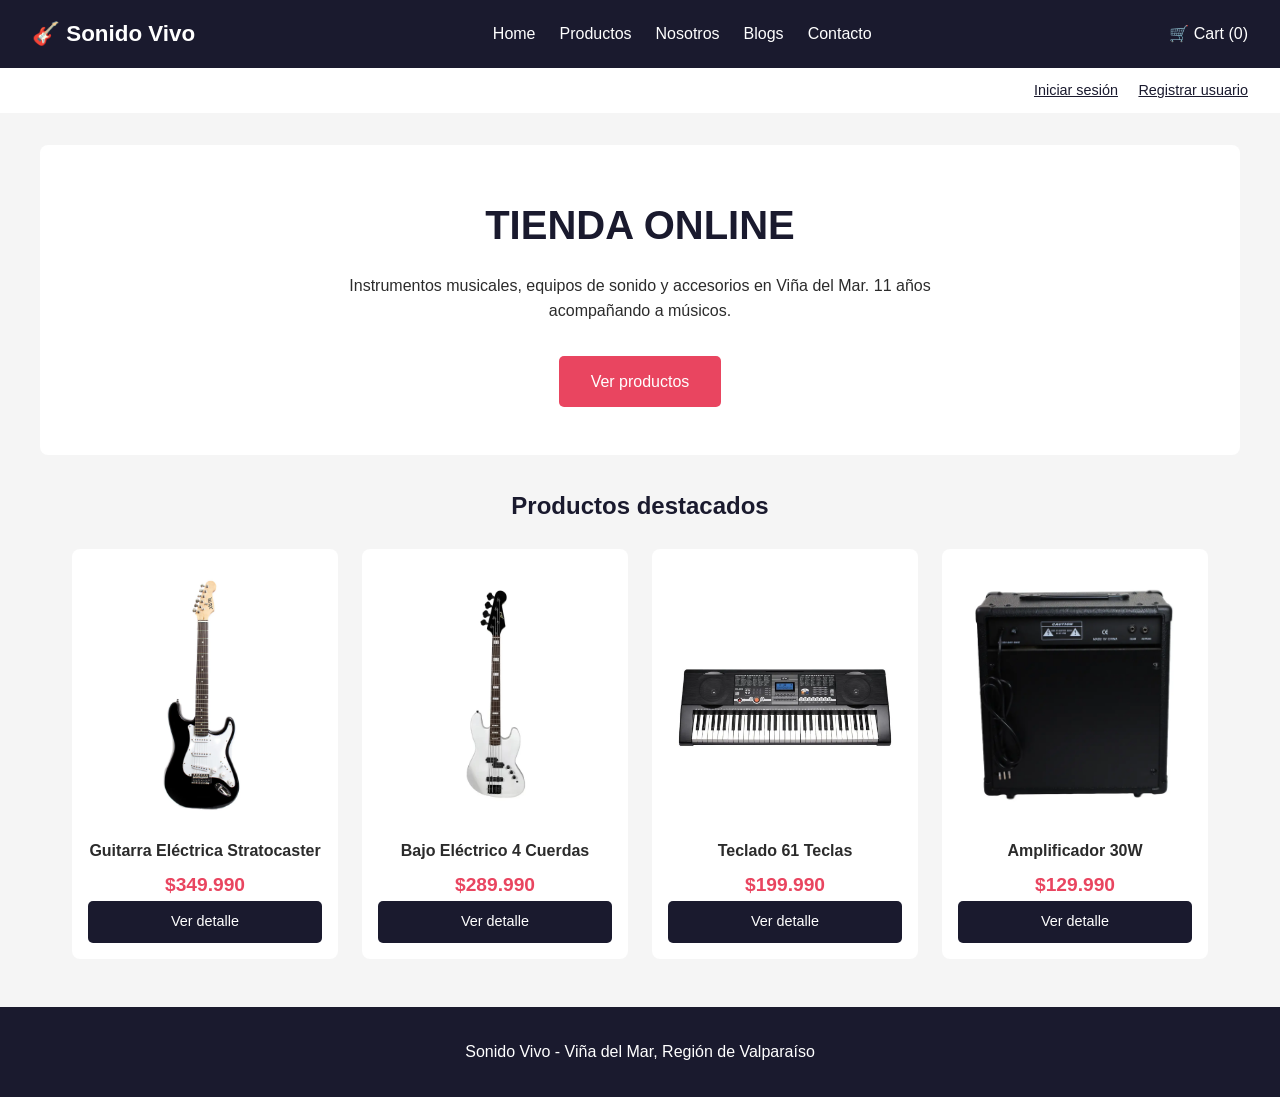
<file: index.html>
<!DOCTYPE html>
<html lang="es">
<head>
  <meta charset="UTF-8">
  <meta name="viewport" content="width=device-width, initial-scale=1.0">
  <title>Sonido Vivo - Instrumentos y Equipos Musicales</title>
  <link rel="stylesheet" href="css/estilos.css"> 
</head>
<body>

  <header>
    <nav class="navbar">
      <a href="index.html" class="logo">🎸 Sonido Vivo</a>
      <ul class="menu">
        <li><a href="index.html">Home</a></li>
        <li><a href="productos.html">Productos</a></li>
        <li><a href="nosotros.html">Nosotros</a></li>
        <li><a href="blogs.html">Blogs</a></li>
        <li><a href="contacto.html">Contacto</a></li>
      </ul>
      <a href="carrito.html" class="carrito">🛒 Cart (<span id="contador-carrito">0</span>)</a>
    </nav>
        <div class="acceso">
      <a href="login.html">Iniciar sesión</a>
      <a href="registro.html">Registrar usuario</a>
    </div>
  </header>

  <main>
    <section class="hero">
      <h1>TIENDA ONLINE</h1>
      <p>Instrumentos musicales, equipos de sonido y accesorios en Viña del Mar. 11 años acompañando a músicos.</p>
      <a href="productos.html" class="btn">Ver productos</a>
    </section>
        <section class="productos-destacados">
      <h2>Productos destacados</h2>
      <div class="grilla-productos" id="productos-destacados"></div>
    </section>
  </main>

  <footer>
    <p>Sonido Vivo - Viña del Mar, Región de Valparaíso</p>
  </footer>

    <script src="js/productos.js"></script>
    <script src="js/carrito.js"></script>

</body>
</html>
</file>
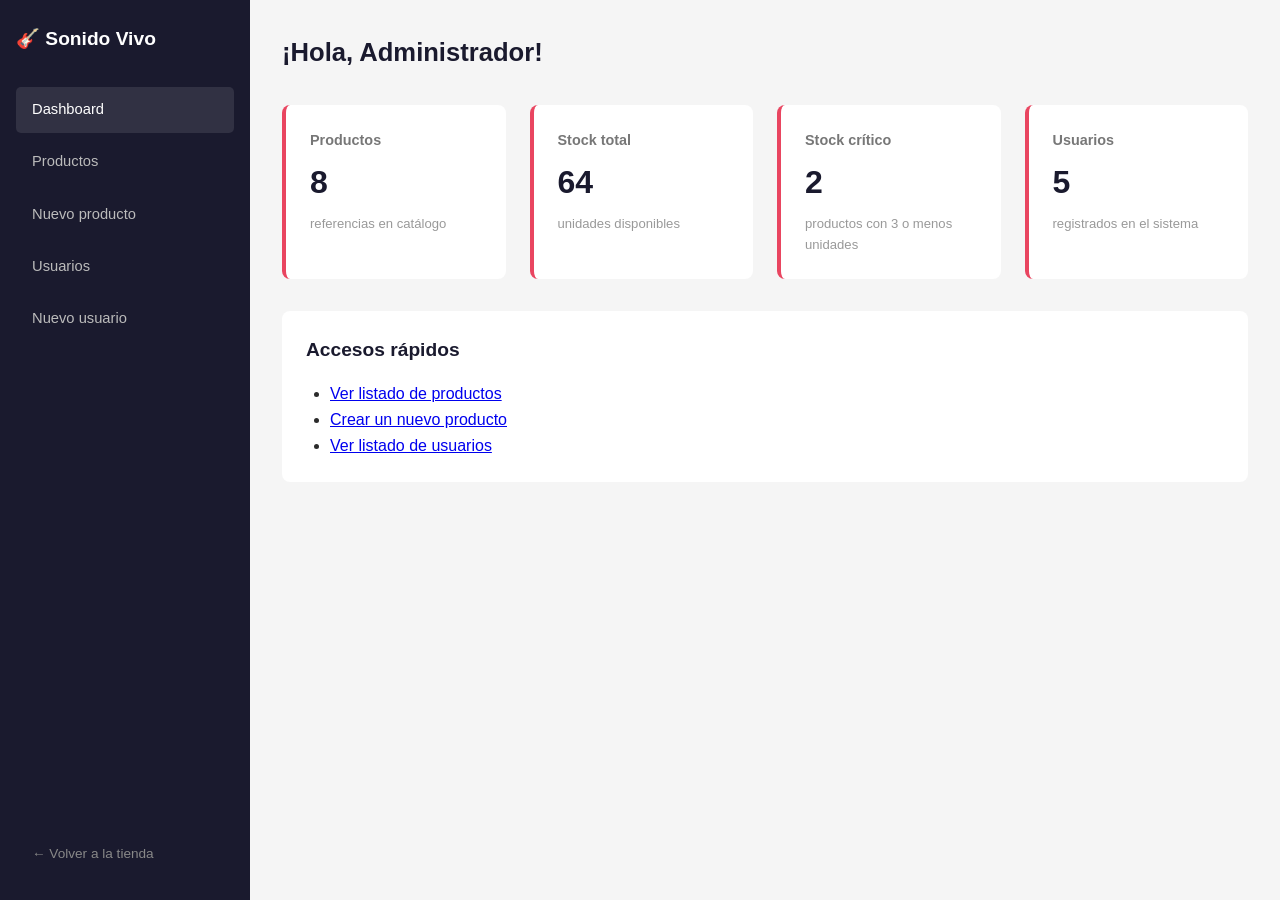
<file: admin/index.html>
<!DOCTYPE html>
<html lang="es">
<head>
  <meta charset="UTF-8">
  <meta name="viewport" content="width=device-width, initial-scale=1.0">
  <title>Panel de Administración - Sonido Vivo</title>
  <link rel="stylesheet" href="../css/estilos.css">
</head>
<body>

  <div class="admin-layout">

    <aside class="admin-sidebar">
      <a href="index.html" class="admin-logo">🎸 Sonido Vivo</a>
      <nav>
        <ul class="admin-menu">
          <li><a href="index.html" class="activo">Dashboard</a></li>
          <li><a href="productos.html">Productos</a></li>
          <li><a href="producto-form.html">Nuevo producto</a></li>
          <li><a href="usuarios.html">Usuarios</a></li>
          <li><a href="usuario-form.html">Nuevo usuario</a></li>
        </ul>
      </nav>
      <a href="../index.html" class="volver-tienda">← Volver a la tienda</a>
    </aside>

    <main class="admin-contenido">
      <header class="admin-header">
        <h1>¡Hola, Administrador!</h1>
      </header>

      <section class="admin-tarjetas">
        <article class="tarjeta-dato">
          <h3>Productos</h3>
          <p class="dato-numero" id="total-productos">0</p>
          <p>referencias en catálogo</p>
        </article>

        <article class="tarjeta-dato">
          <h3>Stock total</h3>
          <p class="dato-numero" id="total-stock">0</p>
          <p>unidades disponibles</p>
        </article>

        <article class="tarjeta-dato">
          <h3>Stock crítico</h3>
          <p class="dato-numero" id="total-critico">0</p>
          <p>productos con 3 o menos unidades</p>
        </article>

        <article class="tarjeta-dato">
          <h3>Usuarios</h3>
          <p class="dato-numero" id="total-usuarios">0</p>
          <p>registrados en el sistema</p>
        </article>
      </section>

      <section class="admin-seccion">
        <h2>Accesos rápidos</h2>
        <ul>
          <li><a href="productos.html">Ver listado de productos</a></li>
          <li><a href="producto-form.html">Crear un nuevo producto</a></li>
          <li><a href="usuarios.html">Ver listado de usuarios</a></li>
        </ul>
      </section>
    </main>

  </div>

  <script src="../js/productos.js"></script>
  <script src="../js/usuarios.js"></script>
  <script src="../js/carrito.js"></script>
  <script src="../js/admin.js"></script>
</body>
</html>
</file>
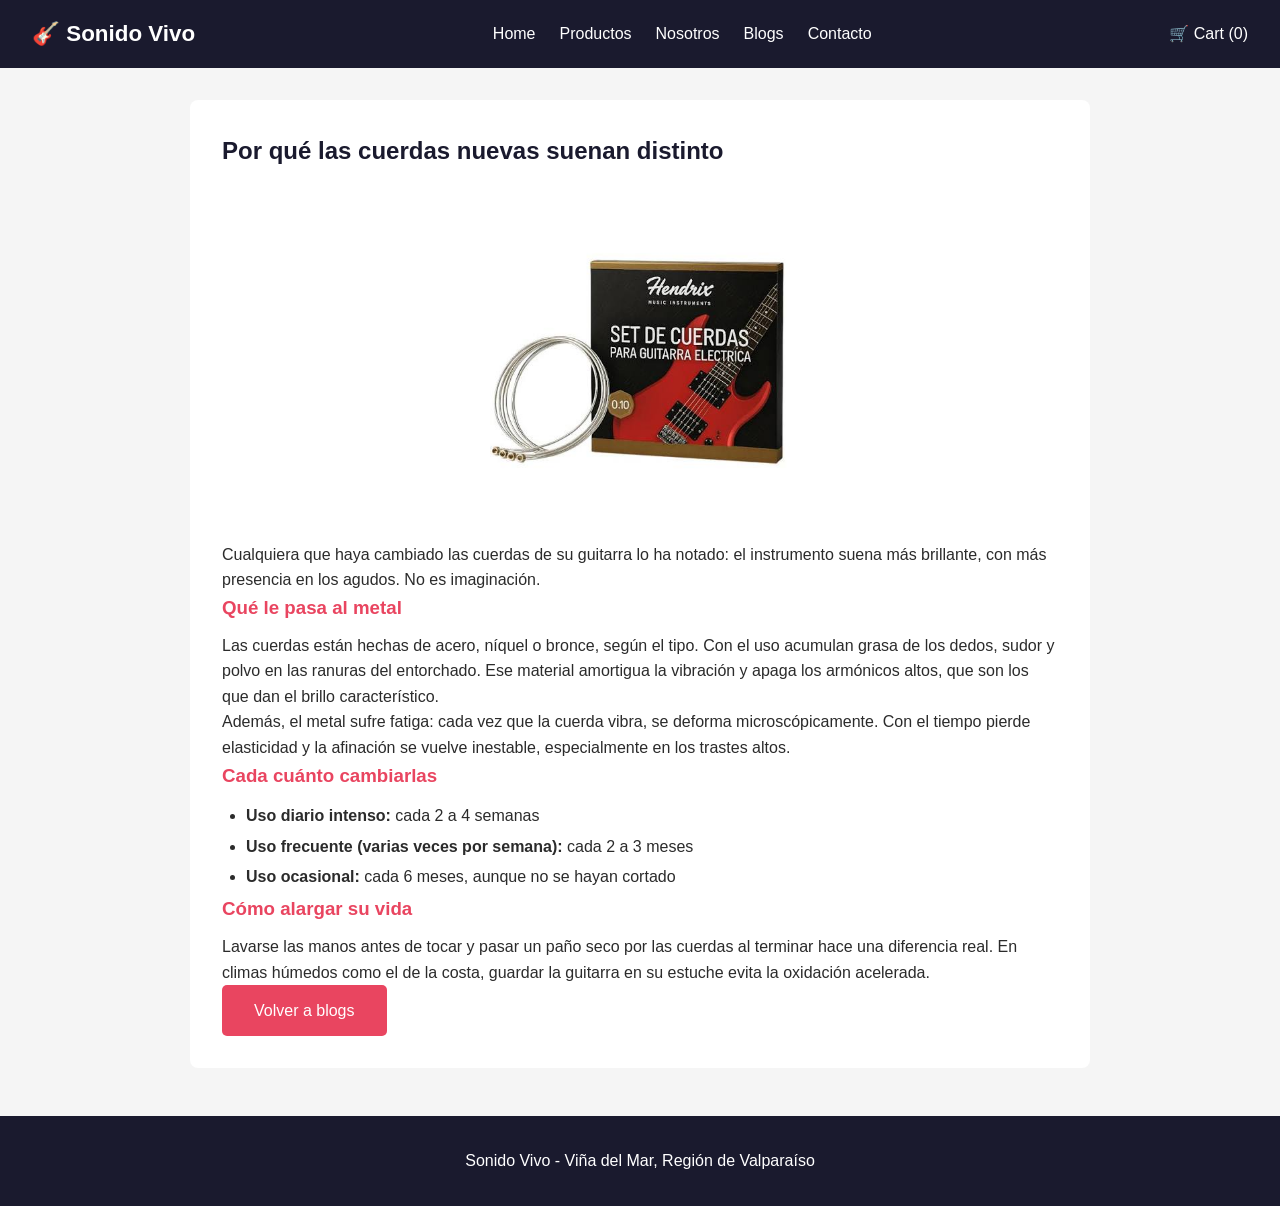
<file: blog-1.html>
<!DOCTYPE html>
<html lang="es">
<head>
  <meta charset="UTF-8">
  <meta name="viewport" content="width=device-width, initial-scale=1.0">
  <title>Por qué las cuerdas nuevas suenan distinto - Sonido Vivo</title>
  <link rel="stylesheet" href="css/estilos.css">
</head>
<body>

  <header>
    <nav class="navbar">
      <a href="index.html" class="logo">🎸 Sonido Vivo</a>
      <ul class="menu">
        <li><a href="index.html">Home</a></li>
        <li><a href="productos.html">Productos</a></li>
        <li><a href="nosotros.html">Nosotros</a></li>
        <li><a href="blogs.html">Blogs</a></li>
        <li><a href="contacto.html">Contacto</a></li>
      </ul>
      <a href="carrito.html" class="carrito">🛒 Cart (<span id="contador-carrito">0</span>)</a>
    </nav>
  </header>

  <main>
    <article class="contenido">
      <h2>Por qué las cuerdas nuevas suenan distinto</h2>
      <img src="img/cuerdas.jpg" alt="Set de cuerdas nuevas para guitarra" class="imagen-blog">

      <p>Cualquiera que haya cambiado las cuerdas de su guitarra lo ha notado: el instrumento suena más brillante, con más presencia en los agudos. No es imaginación.</p>

      <h3>Qué le pasa al metal</h3>
      <p>Las cuerdas están hechas de acero, níquel o bronce, según el tipo. Con el uso acumulan grasa de los dedos, sudor y polvo en las ranuras del entorchado. Ese material amortigua la vibración y apaga los armónicos altos, que son los que dan el brillo característico.</p>
      <p>Además, el metal sufre fatiga: cada vez que la cuerda vibra, se deforma microscópicamente. Con el tiempo pierde elasticidad y la afinación se vuelve inestable, especialmente en los trastes altos.</p>

      <h3>Cada cuánto cambiarlas</h3>
      <ul>
        <li><strong>Uso diario intenso:</strong> cada 2 a 4 semanas</li>
        <li><strong>Uso frecuente (varias veces por semana):</strong> cada 2 a 3 meses</li>
        <li><strong>Uso ocasional:</strong> cada 6 meses, aunque no se hayan cortado</li>
      </ul>

      <h3>Cómo alargar su vida</h3>
      <p>Lavarse las manos antes de tocar y pasar un paño seco por las cuerdas al terminar hace una diferencia real. En climas húmedos como el de la costa, guardar la guitarra en su estuche evita la oxidación acelerada.</p>

      <a href="blogs.html" class="btn">Volver a blogs</a>
    </article>
  </main>

  <footer>
    <p>Sonido Vivo - Viña del Mar, Región de Valparaíso</p>
  </footer>

  <script src="js/productos.js"></script>
  <script src="js/carrito.js"></script>
</body>
</html>
</file>
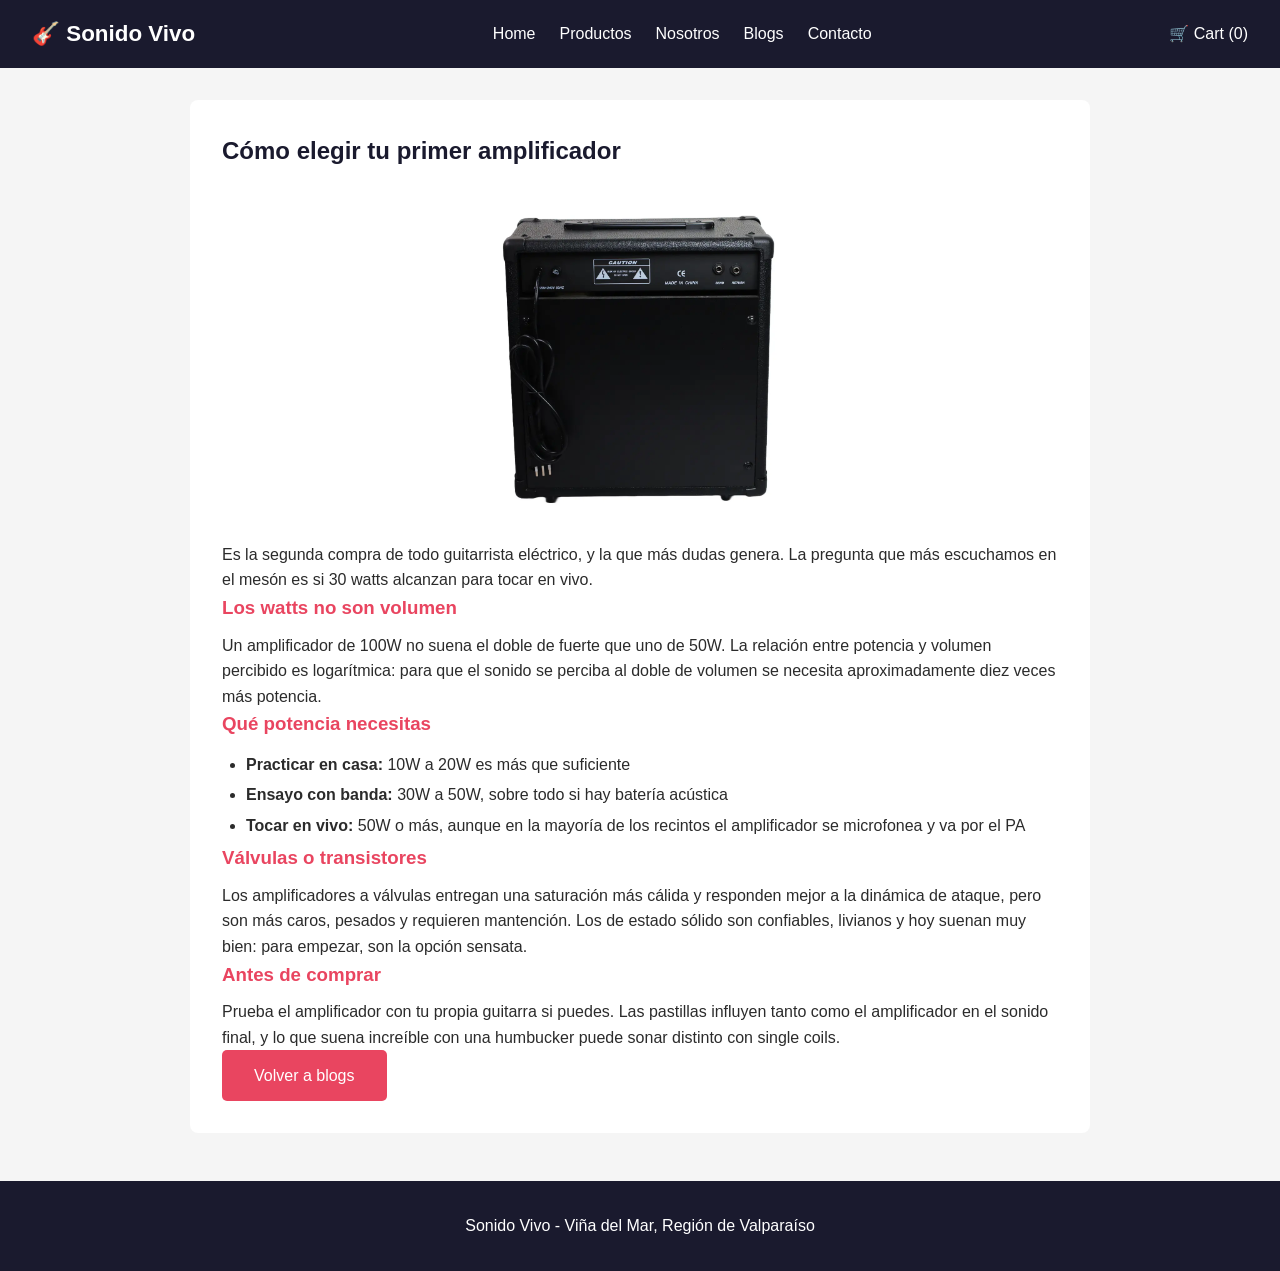
<file: blog-2.html>
<!DOCTYPE html>
<html lang="es">
<head>
  <meta charset="UTF-8">
  <meta name="viewport" content="width=device-width, initial-scale=1.0">
  <title>Cómo elegir tu primer amplificador - Sonido Vivo</title>
  <link rel="stylesheet" href="css/estilos.css">
</head>
<body>

  <header>
    <nav class="navbar">
      <a href="index.html" class="logo">🎸 Sonido Vivo</a>
      <ul class="menu">
        <li><a href="index.html">Home</a></li>
        <li><a href="productos.html">Productos</a></li>
        <li><a href="nosotros.html">Nosotros</a></li>
        <li><a href="blogs.html">Blogs</a></li>
        <li><a href="contacto.html">Contacto</a></li>
      </ul>
      <a href="carrito.html" class="carrito">🛒 Cart (<span id="contador-carrito">0</span>)</a>
    </nav>
  </header>

  <main>
        <article class="contenido">
      <h2>Cómo elegir tu primer amplificador</h2>
      <img src="img/amplificador.jpg" alt="Amplificador de guitarra de 30 watts" class="imagen-blog">

      <p>Es la segunda compra de todo guitarrista eléctrico, y la que más dudas genera. La pregunta que más escuchamos en el mesón es si 30 watts alcanzan para tocar en vivo.</p>

      <h3>Los watts no son volumen</h3>
      <p>Un amplificador de 100W no suena el doble de fuerte que uno de 50W. La relación entre potencia y volumen percibido es logarítmica: para que el sonido se perciba al doble de volumen se necesita aproximadamente diez veces más potencia.</p>

      <h3>Qué potencia necesitas</h3>
      <ul>
        <li><strong>Practicar en casa:</strong> 10W a 20W es más que suficiente</li>
        <li><strong>Ensayo con banda:</strong> 30W a 50W, sobre todo si hay batería acústica</li>
        <li><strong>Tocar en vivo:</strong> 50W o más, aunque en la mayoría de los recintos el amplificador se microfonea y va por el PA</li>
      </ul>

      <h3>Válvulas o transistores</h3>
      <p>Los amplificadores a válvulas entregan una saturación más cálida y responden mejor a la dinámica de ataque, pero son más caros, pesados y requieren mantención. Los de estado sólido son confiables, livianos y hoy suenan muy bien: para empezar, son la opción sensata.</p>

      <h3>Antes de comprar</h3>
      <p>Prueba el amplificador con tu propia guitarra si puedes. Las pastillas influyen tanto como el amplificador en el sonido final, y lo que suena increíble con una humbucker puede sonar distinto con single coils.</p>

      <a href="blogs.html" class="btn">Volver a blogs</a>
    </article>
  </main>

  <footer>
    <p>Sonido Vivo - Viña del Mar, Región de Valparaíso</p>
  </footer>

  <script src="js/productos.js"></script>
  <script src="js/carrito.js"></script>
</body>
</html>
</file>
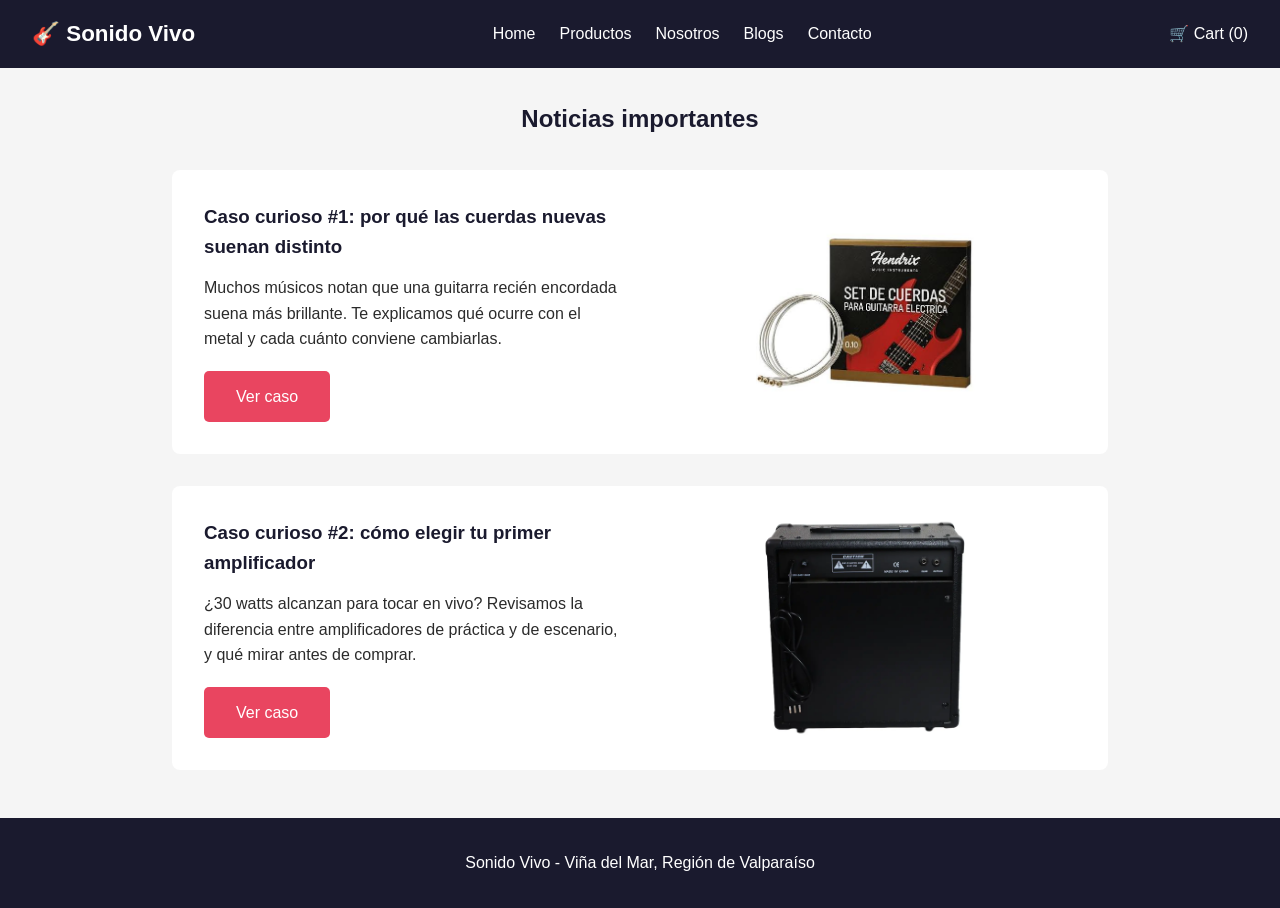
<file: blogs.html>
<!DOCTYPE html>
<html lang="es">
<head>
  <meta charset="UTF-8">
  <meta name="viewport" content="width=device-width, initial-scale=1.0">
  <title>Blogs - Sonido Vivo</title>
  <link rel="stylesheet" href="css/estilos.css">
</head>
<body>

  <header>
    <nav class="navbar">
      <a href="index.html" class="logo">🎸 Sonido Vivo</a>
      <ul class="menu">
        <li><a href="index.html">Home</a></li>
        <li><a href="productos.html">Productos</a></li>
        <li><a href="nosotros.html">Nosotros</a></li>
        <li><a href="blogs.html">Blogs</a></li>
        <li><a href="contacto.html">Contacto</a></li>
      </ul>
      <a href="carrito.html" class="carrito">🛒 Cart (<span id="contador-carrito">0</span>)</a>
    </nav>
  </header>

  <main>
    <section class="seccion-blogs">
      <h2>Noticias importantes</h2>

      <article class="tarjeta-blog">
        <div class="blog-texto">
          <h3>Caso curioso #1: por qué las cuerdas nuevas suenan distinto</h3>
          <p>Muchos músicos notan que una guitarra recién encordada suena más brillante. Te explicamos qué ocurre con el metal y cada cuánto conviene cambiarlas.</p>
          <a href="blog-1.html" class="btn">Ver caso</a>
        </div>
        <img src="img/cuerdas.jpg" alt="Set de cuerdas para guitarra eléctrica">
      </article>

      <article class="tarjeta-blog">
        <div class="blog-texto">
          <h3>Caso curioso #2: cómo elegir tu primer amplificador</h3>
          <p>¿30 watts alcanzan para tocar en vivo? Revisamos la diferencia entre amplificadores de práctica y de escenario, y qué mirar antes de comprar.</p>
          <a href="blog-2.html" class="btn">Ver caso</a>
        </div>
        <img src="img/amplificador.jpg" alt="Amplificador de guitarra de 30 watts">
      </article>

    </section>
  </main>

  <footer>
    <p>Sonido Vivo - Viña del Mar, Región de Valparaíso</p>
  </footer>

  <script src="js/productos.js"></script>
  <script src="js/carrito.js"></script>
</body>
</html>
</file>
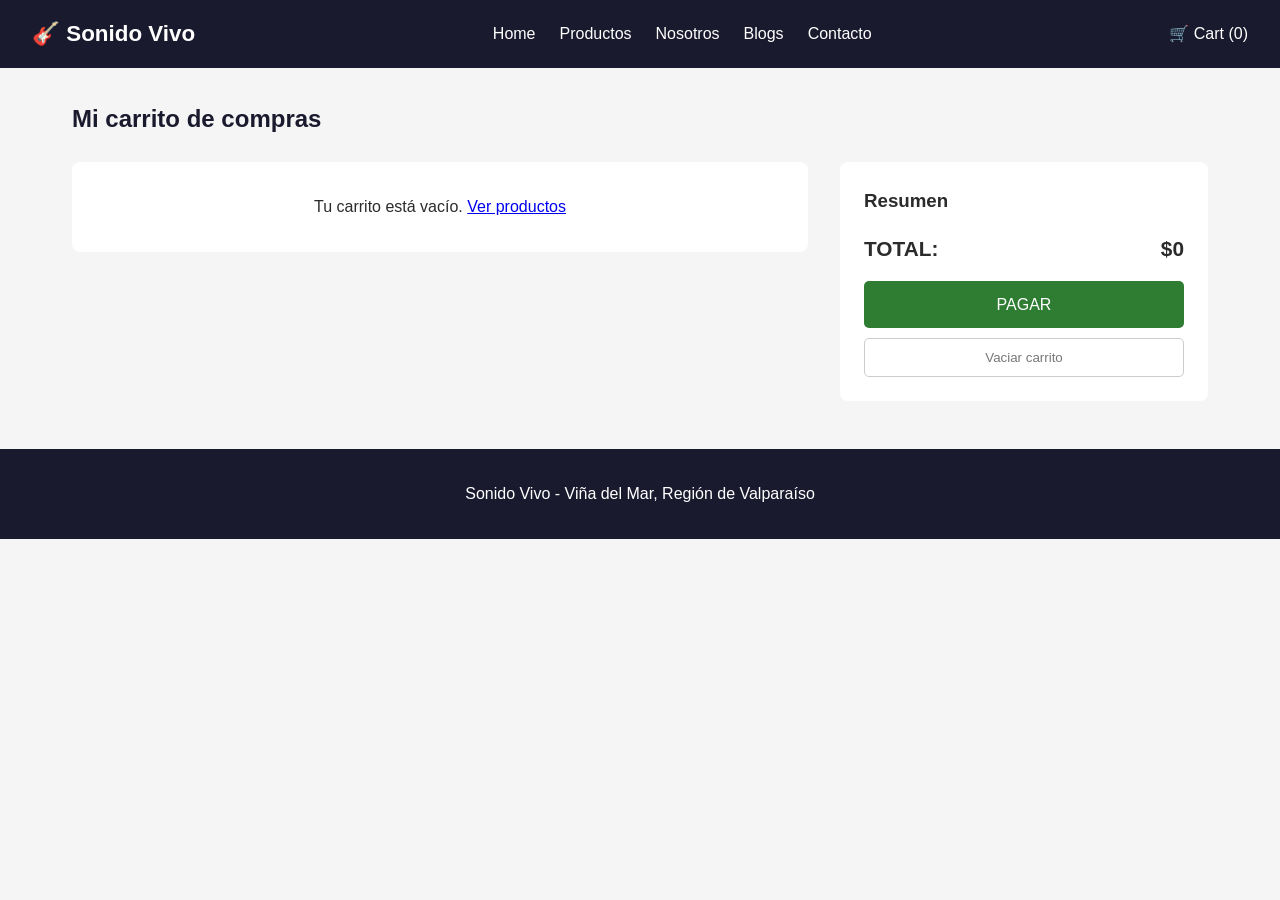
<file: carrito.html>
<!DOCTYPE html>
<html lang="es">
<head>
  <meta charset="UTF-8">
  <meta name="viewport" content="width=device-width, initial-scale=1.0">
  <title>Mi Carrito - Sonido Vivo</title>
  <link rel="stylesheet" href="css/estilos.css">
</head>
<body>

  <header>
    <nav class="navbar">
      <a href="index.html" class="logo">🎸 Sonido Vivo</a>
      <ul class="menu">
        <li><a href="index.html">Home</a></li>
        <li><a href="productos.html">Productos</a></li>
        <li><a href="nosotros.html">Nosotros</a></li>
        <li><a href="blogs.html">Blogs</a></li>
        <li><a href="contacto.html">Contacto</a></li>
      </ul>
      <a href="carrito.html" class="carrito">🛒 Cart (<span id="contador-carrito">0</span>)</a>
    </nav>
  </header>

  <main>
    <section class="vista-carrito">
      <h2>Mi carrito de compras</h2>
      <div class="carrito-layout">
        <div id="lista-carrito"></div>
        <aside class="resumen">
          <h3>Resumen</h3>
          <p class="total-linea">TOTAL: <span id="total-carrito">$0</span></p>
          <button class="btn-pagar" id="btn-pagar">PAGAR</button>
          <button class="btn-vaciar" id="btn-vaciar">Vaciar carrito</button>
        </aside>
      </div>
    </section>
  </main>

  <footer>
    <p>Sonido Vivo - Viña del Mar, Región de Valparaíso</p>
  </footer>

  <script src="js/productos.js"></script>
  <script src="js/carrito.js"></script>
  <script src="js/vista-carrito.js"></script>
</body>
</html>
</file>
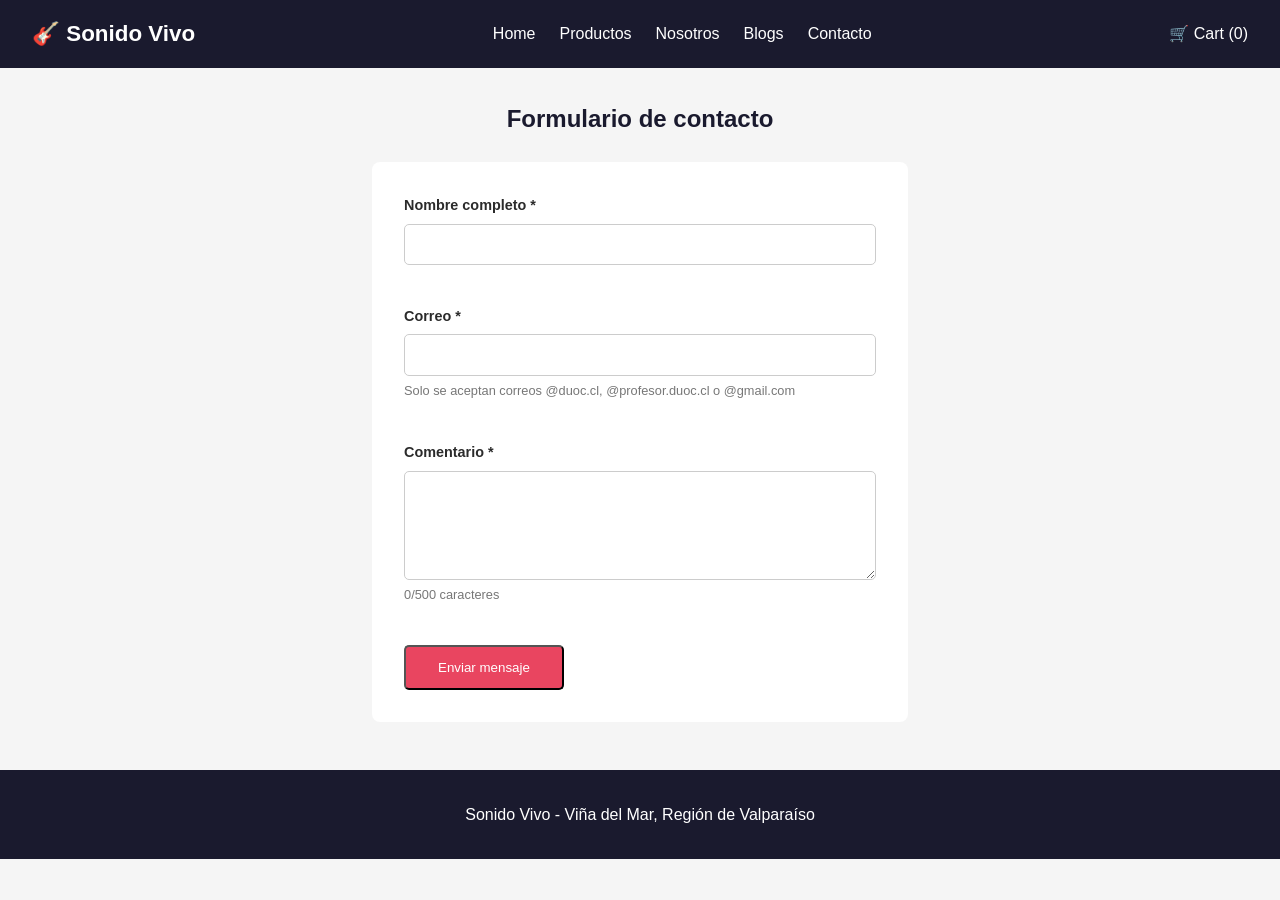
<file: contacto.html>
<!DOCTYPE html>
<html lang="es">
<head>
  <meta charset="UTF-8">
  <meta name="viewport" content="width=device-width, initial-scale=1.0">
  <title>Contacto - Sonido Vivo</title>
  <link rel="stylesheet" href="css/estilos.css">
</head>
<body>

  <header>
    <nav class="navbar">
      <a href="index.html" class="logo">🎸 Sonido Vivo</a>
      <ul class="menu">
        <li><a href="index.html">Home</a></li>
        <li><a href="productos.html">Productos</a></li>
        <li><a href="nosotros.html">Nosotros</a></li>
        <li><a href="blogs.html">Blogs</a></li>
        <li><a href="contacto.html">Contacto</a></li>
      </ul>
      <a href="carrito.html" class="carrito">🛒 Cart (<span id="contador-carrito">0</span>)</a>
    </nav>
  </header>

  <main>
    <section class="form-seccion">
      <h2>Formulario de contacto</h2>
      <form id="form-contacto" class="formulario" novalidate>

        <div class="campo">
          <label for="nombre">Nombre completo *</label>
          <input type="text" id="nombre" name="nombre" maxlength="100" autocomplete="name">
          <span class="error" id="error-nombre"></span>
        </div>

        <div class="campo">
          <label for="correo">Correo *</label>
          <input type="email" id="correo" name="correo" maxlength="100" autocomplete="email">
          <small class="ayuda">Solo se aceptan correos @duoc.cl, @profesor.duoc.cl o @gmail.com</small>
          <span class="error" id="error-correo"></span>
        </div>

        <div class="campo">
          <label for="comentario">Comentario *</label>
          <textarea id="comentario" name="comentario" rows="5" maxlength="500"></textarea>
          <small class="ayuda"><span id="contador-caracteres">0</span>/500 caracteres</small>
          <span class="error" id="error-comentario"></span>
        </div>

        <button type="submit" class="btn">Enviar mensaje</button>
      </form>
    </section>
  </main>

  <footer>
    <p>Sonido Vivo - Viña del Mar, Región de Valparaíso</p>
  </footer>

  <script src="js/productos.js"></script>
  <script src="js/carrito.js"></script>
  <script src="js/validaciones.js"></script>
</body>
</html>
</file>
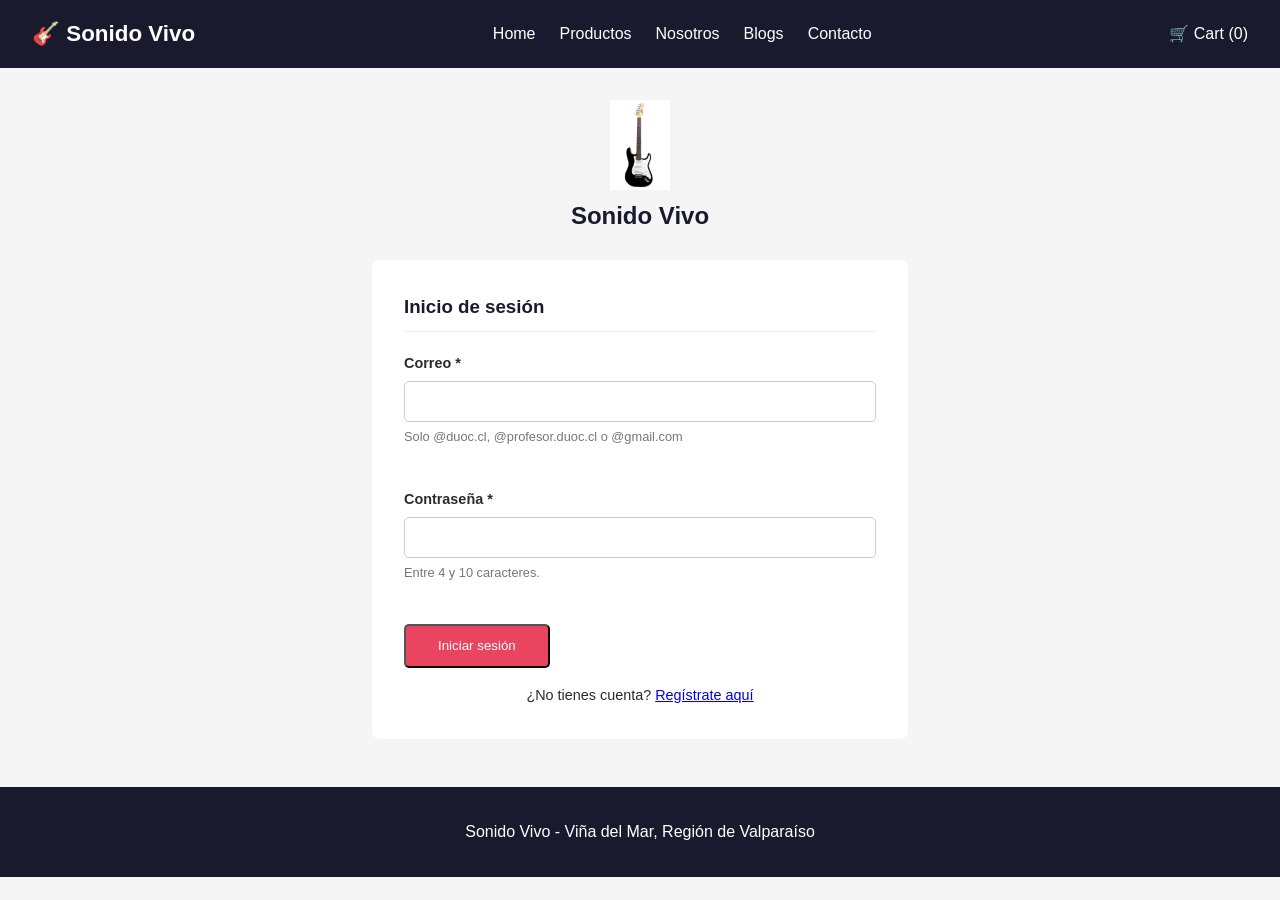
<file: login.html>
<!DOCTYPE html>
<html lang="es">
<head>
  <meta charset="UTF-8">
  <meta name="viewport" content="width=device-width, initial-scale=1.0">
  <title>Iniciar Sesión - Sonido Vivo</title>
  <link rel="stylesheet" href="css/estilos.css">
</head>
<body>

  <header>
    <nav class="navbar">
      <a href="index.html" class="logo">🎸 Sonido Vivo</a>
      <ul class="menu">
        <li><a href="index.html">Home</a></li>
        <li><a href="productos.html">Productos</a></li>
        <li><a href="nosotros.html">Nosotros</a></li>
        <li><a href="blogs.html">Blogs</a></li>
        <li><a href="contacto.html">Contacto</a></li>
      </ul>
      <a href="carrito.html" class="carrito">🛒 Cart (<span id="contador-carrito">0</span>)</a>
    </nav>
  </header>

  <main>
    <section class="form-seccion">
      <div class="login-marca">
        <img src="img/guitarra.jpg" alt="Logo Sonido Vivo" class="logo-login">
        <h2>Sonido Vivo</h2>
      </div>

      <form id="form-login" class="formulario" novalidate>
        <h3>Inicio de sesión</h3>

        <div class="campo">
          <label for="correo-login">Correo *</label>
          <input type="email" id="correo-login" name="correo" maxlength="100" autocomplete="email">
          <small class="ayuda">Solo @duoc.cl, @profesor.duoc.cl o @gmail.com</small>
          <span class="error" id="error-correo-login"></span>
        </div>

        <div class="campo">
          <label for="password-login">Contraseña *</label>
          <input type="password" id="password-login" name="password" maxlength="10" autocomplete="current-password">
          <small class="ayuda">Entre 4 y 10 caracteres.</small>
          <span class="error" id="error-password-login"></span>
        </div>

        <button type="submit" class="btn">Iniciar sesión</button>
        <p class="texto-link">¿No tienes cuenta? <a href="registro.html">Regístrate aquí</a></p>
      </form>
    </section>
  </main>

  <footer>
    <p>Sonido Vivo - Viña del Mar, Región de Valparaíso</p>
  </footer>

  <script src="js/productos.js"></script>
  <script src="js/carrito.js"></script>
  <script src="js/validaciones.js"></script>
</body>
</html>
</file>
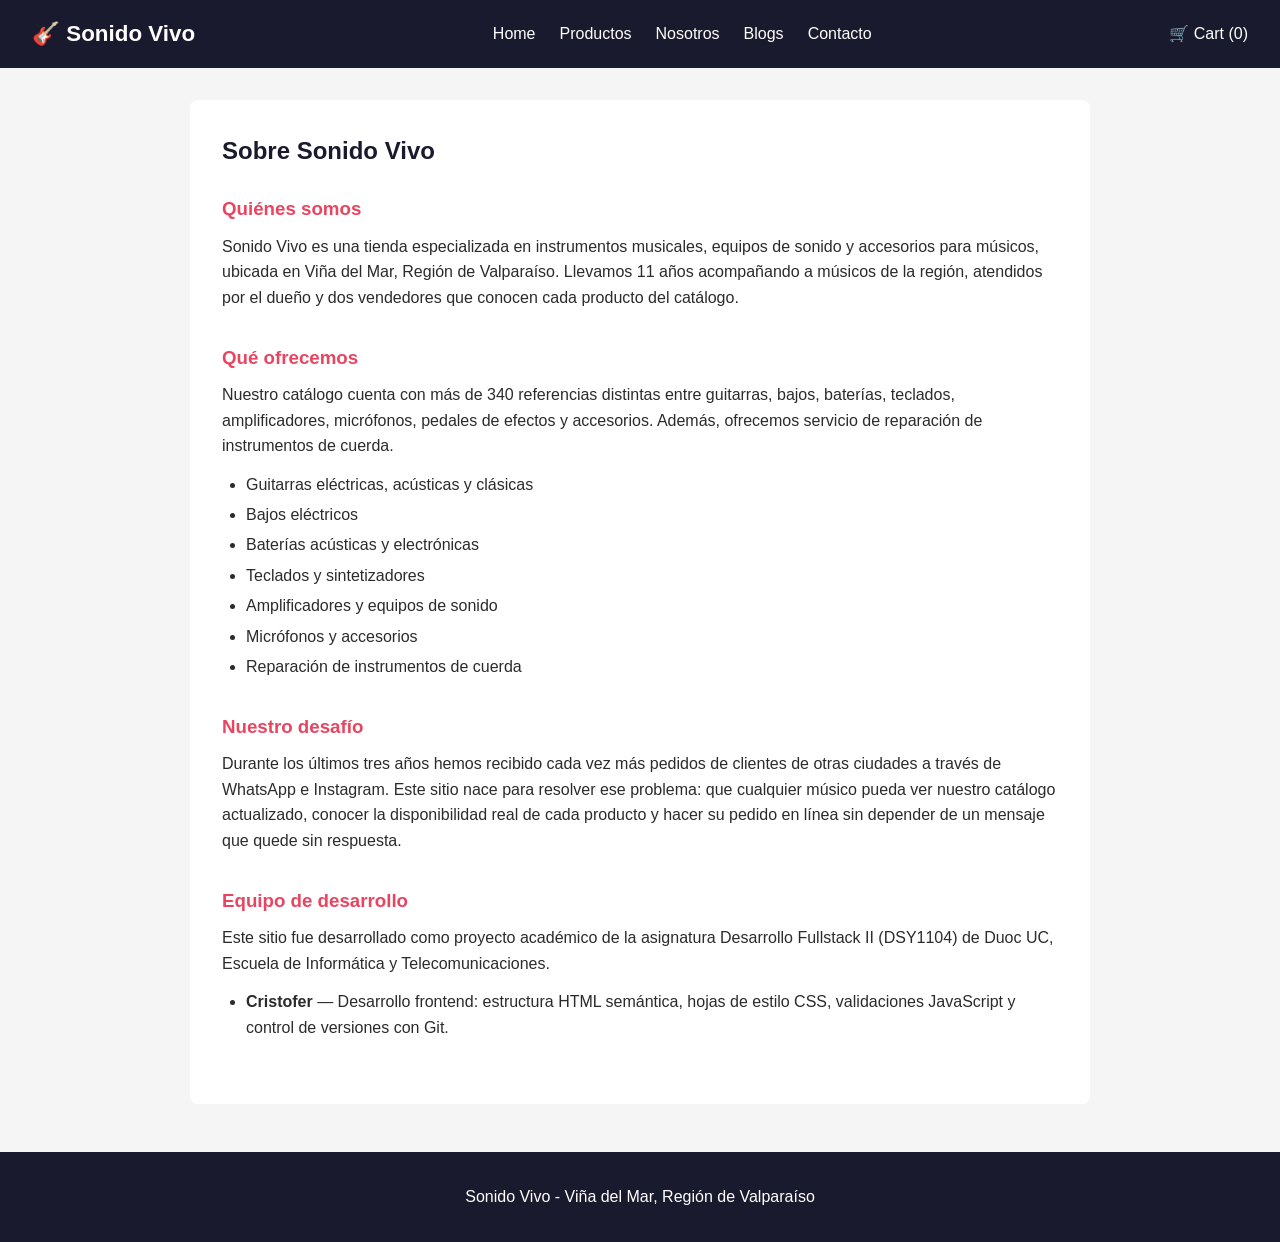
<file: nosotros.html>
<!DOCTYPE html>
<html lang="es">
<head>
  <meta charset="UTF-8">
  <meta name="viewport" content="width=device-width, initial-scale=1.0">
  <title>Nosotros - Sonido Vivo</title>
  <link rel="stylesheet" href="css/estilos.css">
</head>
<body>

  <header>
    <nav class="navbar">
      <a href="index.html" class="logo">🎸 Sonido Vivo</a>
      <ul class="menu">
        <li><a href="index.html">Home</a></li>
        <li><a href="productos.html">Productos</a></li>
        <li><a href="nosotros.html">Nosotros</a></li>
        <li><a href="blogs.html">Blogs</a></li>
        <li><a href="contacto.html">Contacto</a></li>
      </ul>
      <a href="carrito.html" class="carrito">🛒 Cart (<span id="contador-carrito">0</span>)</a>
    </nav>
  </header>

  <main>
    <section class="contenido">
      <h2>Sobre Sonido Vivo</h2>

      <article>
        <h3>Quiénes somos</h3>
        <p>Sonido Vivo es una tienda especializada en instrumentos musicales, equipos de sonido y accesorios para músicos, ubicada en Viña del Mar, Región de Valparaíso. Llevamos 11 años acompañando a músicos de la región, atendidos por el dueño y dos vendedores que conocen cada producto del catálogo.</p>
      </article>

      <article>
        <h3>Qué ofrecemos</h3>
        <p>Nuestro catálogo cuenta con más de 340 referencias distintas entre guitarras, bajos, baterías, teclados, amplificadores, micrófonos, pedales de efectos y accesorios. Además, ofrecemos servicio de reparación de instrumentos de cuerda.</p>
        <ul>
          <li>Guitarras eléctricas, acústicas y clásicas</li>
          <li>Bajos eléctricos</li>
          <li>Baterías acústicas y electrónicas</li>
          <li>Teclados y sintetizadores</li>
          <li>Amplificadores y equipos de sonido</li>
          <li>Micrófonos y accesorios</li>
          <li>Reparación de instrumentos de cuerda</li>
        </ul>
      </article>

      <article>
        <h3>Nuestro desafío</h3>
        <p>Durante los últimos tres años hemos recibido cada vez más pedidos de clientes de otras ciudades a través de WhatsApp e Instagram. Este sitio nace para resolver ese problema: que cualquier músico pueda ver nuestro catálogo actualizado, conocer la disponibilidad real de cada producto y hacer su pedido en línea sin depender de un mensaje que quede sin respuesta.</p>
      </article>

      <article>
        <h3>Equipo de desarrollo</h3>
        <p>Este sitio fue desarrollado como proyecto académico de la asignatura Desarrollo Fullstack II (DSY1104) de Duoc UC, Escuela de Informática y Telecomunicaciones.</p>
        <ul>
          <li><strong>Cristofer</strong> — Desarrollo frontend: estructura HTML semántica, hojas de estilo CSS, validaciones JavaScript y control de versiones con Git.</li>
        </ul>
      </article>
    </section>
  </main>

  <footer>
    <p>Sonido Vivo - Viña del Mar, Región de Valparaíso</p>
  </footer>

  <script src="js/productos.js"></script>
  <script src="js/carrito.js"></script>
</body>
</html>
</file>
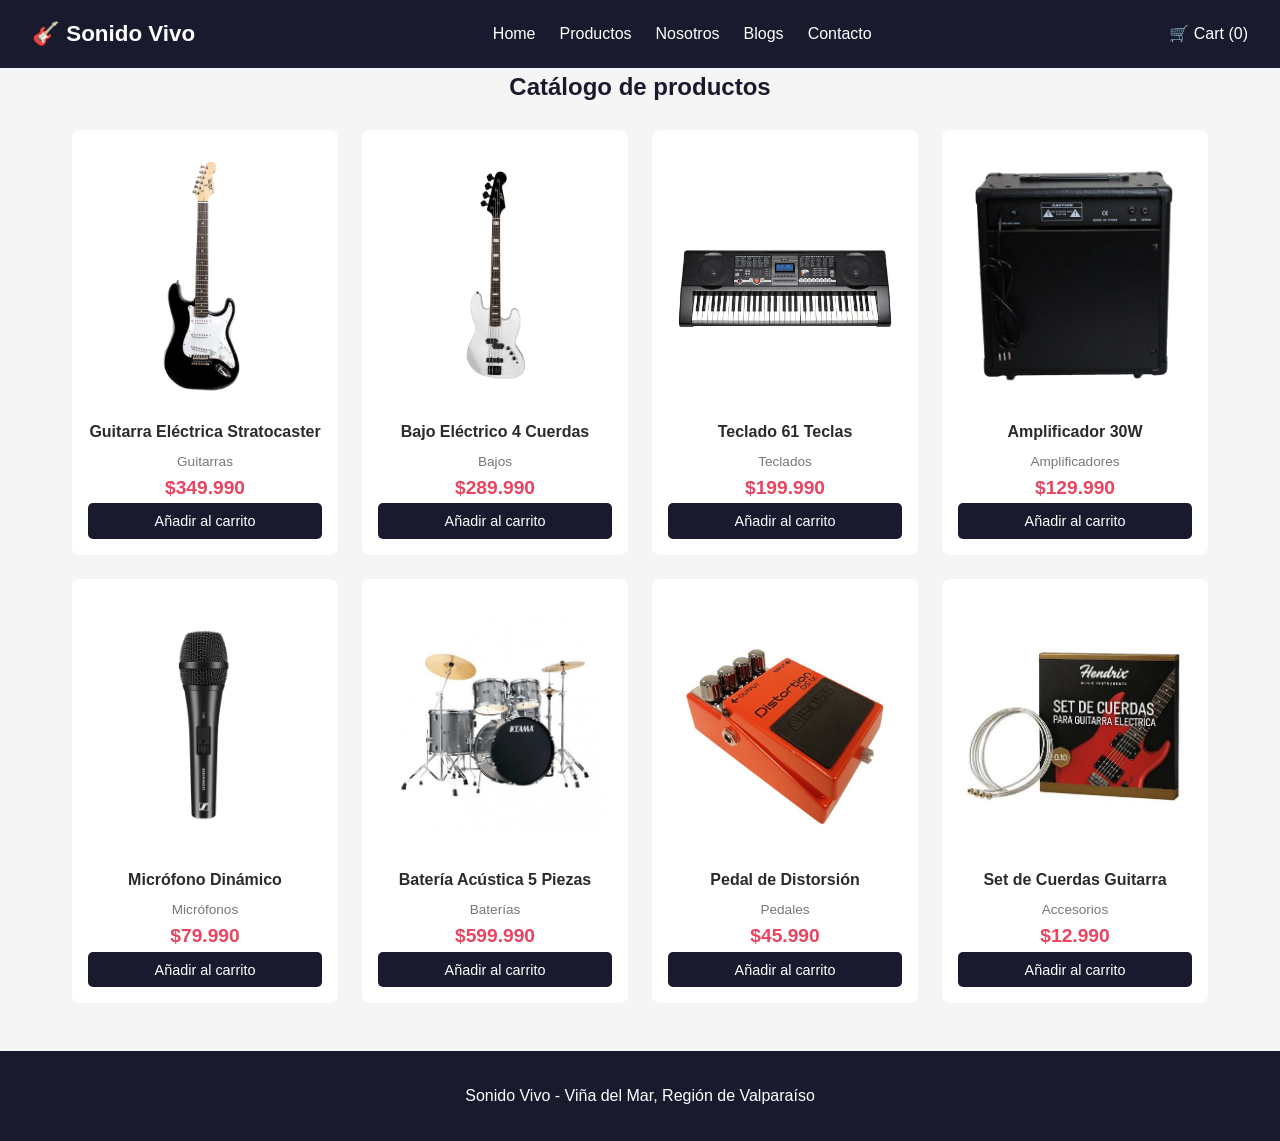
<file: productos.html>
<!DOCTYPE html>
<html lang="es">
<head>
  <meta charset="UTF-8">
  <meta name="viewport" content="width=device-width, initial-scale=1.0">
  <title>Productos - Sonido Vivo</title>
  <link rel="stylesheet" href="css/estilos.css">
</head>
<body>

  <header>
    <nav class="navbar">
      <a href="index.html" class="logo">🎸 Sonido Vivo</a>
      <ul class="menu">
        <li><a href="index.html">Home</a></li>
        <li><a href="productos.html">Productos</a></li>
        <li><a href="nosotros.html">Nosotros</a></li>
        <li><a href="blogs.html">Blogs</a></li>
        <li><a href="contacto.html">Contacto</a></li>
      </ul>
      <a href="carrito.html" class="carrito">🛒 Cart (<span id="contador-carrito">0</span>)</a>
    </nav>
  </header>

  <main>
    <section class="productos-destacados">
      <h2>Catálogo de productos</h2>
      <div class="grilla-productos" id="contenedor-productos">
        <!-- Las tarjetas se generan con JavaScript -->
      </div>
    </section>
  </main>

  <footer>
    <p>Sonido Vivo - Viña del Mar, Región de Valparaíso</p>
  </footer>

    <script src="js/productos.js"></script>
  <script src="js/carrito.js"></script>
</body>
</html>
</file>
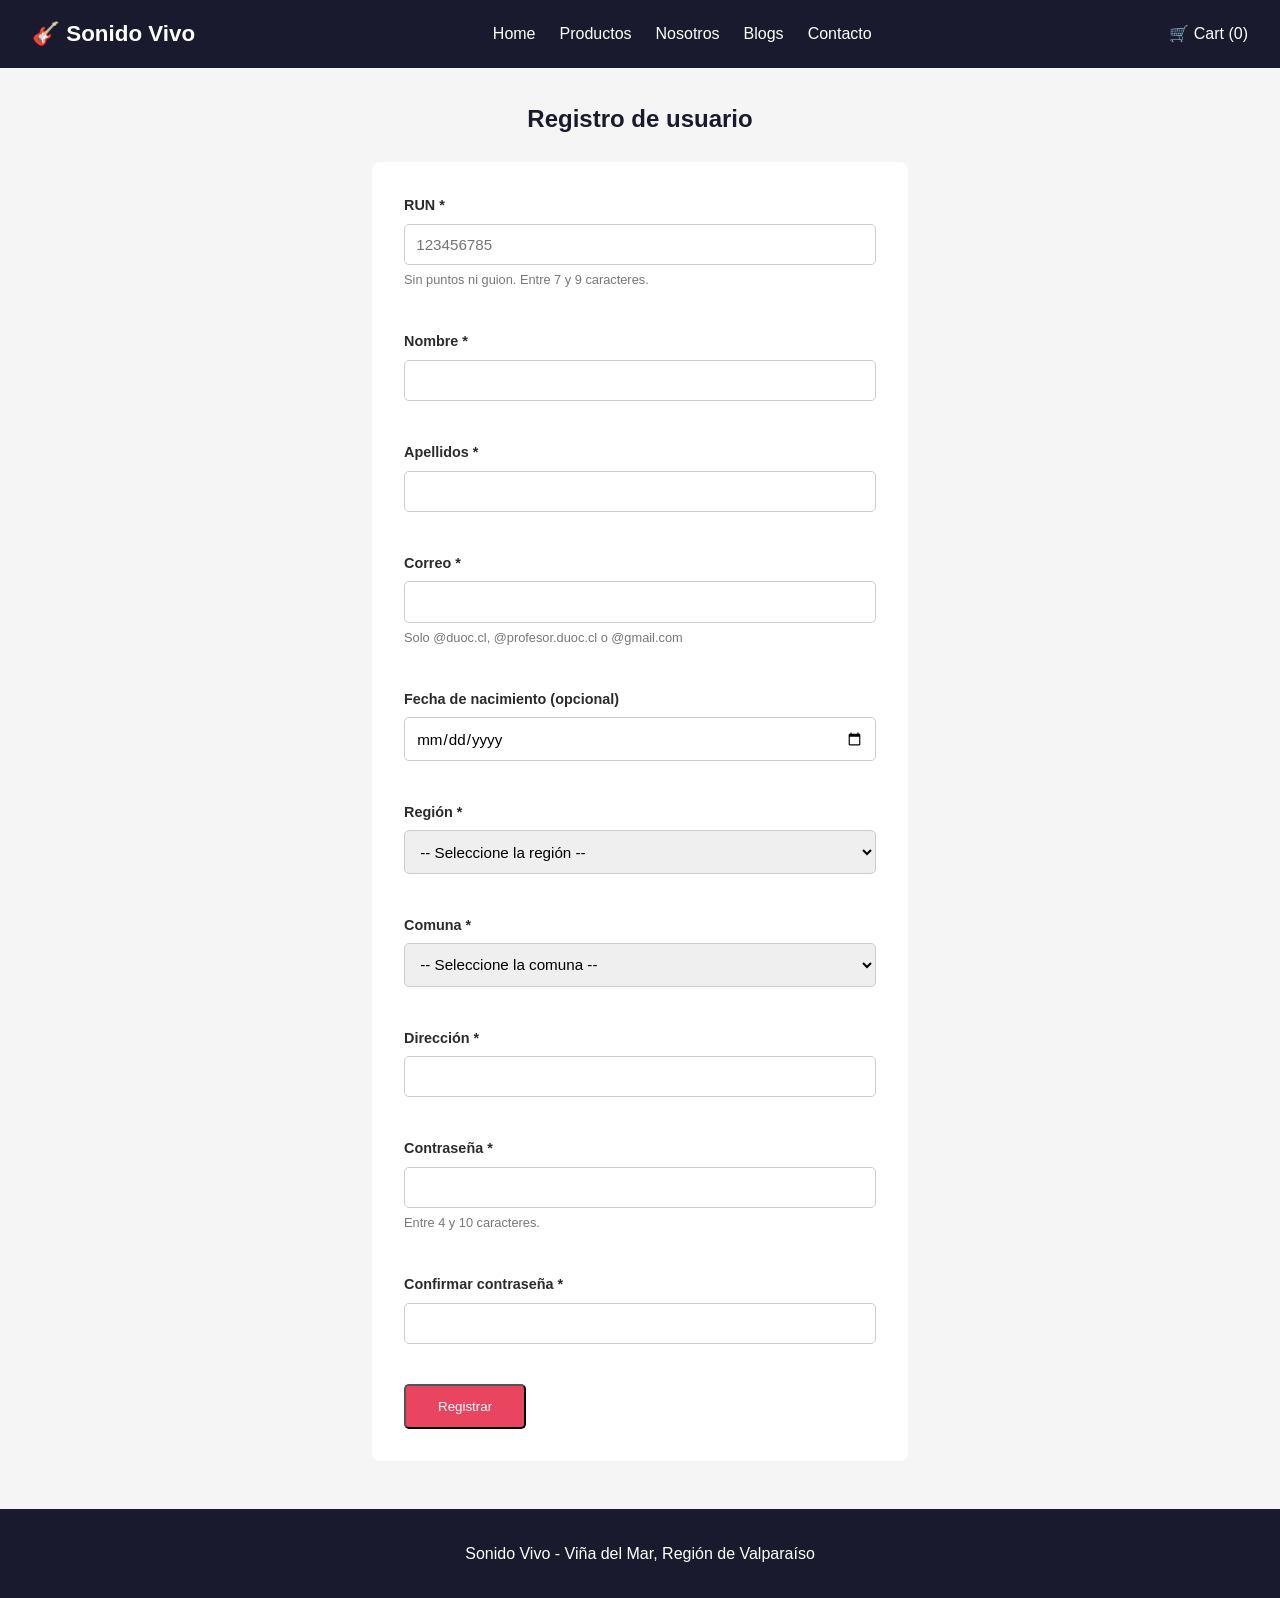
<file: registro.html>
<!DOCTYPE html>
<html lang="es">
<head>
  <meta charset="UTF-8">
  <meta name="viewport" content="width=device-width, initial-scale=1.0">
  <title>Registro de Usuario - Sonido Vivo</title>
  <link rel="stylesheet" href="css/estilos.css">
</head>
<body>

  <header>
    <nav class="navbar">
      <a href="index.html" class="logo">🎸 Sonido Vivo</a>
      <ul class="menu">
        <li><a href="index.html">Home</a></li>
        <li><a href="productos.html">Productos</a></li>
        <li><a href="nosotros.html">Nosotros</a></li>
        <li><a href="blogs.html">Blogs</a></li>
        <li><a href="contacto.html">Contacto</a></li>
      </ul>
      <a href="carrito.html" class="carrito">🛒 Cart (<span id="contador-carrito">0</span>)</a>
    </nav>
  </header>

  <main>
    <section class="form-seccion">
      <h2>Registro de usuario</h2>
      <form id="form-registro" class="formulario" novalidate>

        <div class="campo">
          <label for="run">RUN *</label>
          <input type="text" id="run" name="run" maxlength="9" placeholder="123456785">
          <small class="ayuda">Sin puntos ni guion. Entre 7 y 9 caracteres.</small>
          <span class="error" id="error-run"></span>
        </div>

        <div class="campo">
          <label for="nombres">Nombre *</label>
          <input type="text" id="nombres" name="nombres" maxlength="50" autocomplete="given-name">
          <span class="error" id="error-nombres"></span>
        </div>

        <div class="campo">
          <label for="apellidos">Apellidos *</label>
          <input type="text" id="apellidos" name="apellidos" maxlength="100" autocomplete="family-name">
          <span class="error" id="error-apellidos"></span>
        </div>

        <div class="campo">
          <label for="correo-reg">Correo *</label>
          <input type="email" id="correo-reg" name="correo" maxlength="100" autocomplete="email">
          <small class="ayuda">Solo @duoc.cl, @profesor.duoc.cl o @gmail.com</small>
          <span class="error" id="error-correo-reg"></span>
        </div>

        <div class="campo">
          <label for="fecha-nacimiento">Fecha de nacimiento (opcional)</label>
          <input type="date" id="fecha-nacimiento" name="fechaNacimiento">
          <span class="error" id="error-fecha-nacimiento"></span>
        </div>

        <div class="campo">
          <label for="region">Región *</label>
          <select id="region" name="region">
            <option value="">-- Seleccione la región --</option>
          </select>
          <span class="error" id="error-region"></span>
        </div>

        <div class="campo">
          <label for="comuna">Comuna *</label>
          <select id="comuna" name="comuna">
            <option value="">-- Seleccione la comuna --</option>
          </select>
          <span class="error" id="error-comuna"></span>
        </div>

        <div class="campo">
          <label for="direccion">Dirección *</label>
          <input type="text" id="direccion" name="direccion" maxlength="300" autocomplete="street-address">
          <span class="error" id="error-direccion"></span>
        </div>

        <div class="campo">
          <label for="password">Contraseña *</label>
          <input type="password" id="password" name="password" maxlength="10">
          <small class="ayuda">Entre 4 y 10 caracteres.</small>
          <span class="error" id="error-password"></span>
        </div>

        <div class="campo">
          <label for="password2">Confirmar contraseña *</label>
          <input type="password" id="password2" name="password2" maxlength="10">
          <span class="error" id="error-password2"></span>
        </div>

        <button type="submit" class="btn">Registrar</button>
      </form>
    </section>
  </main>

  <footer>
    <p>Sonido Vivo - Viña del Mar, Región de Valparaíso</p>
  </footer>

  <script src="js/productos.js"></script>
  <script src="js/carrito.js"></script>
  <script src="js/regiones.js"></script>
  <script src="js/validaciones.js"></script>
</body>
</html>
</file>
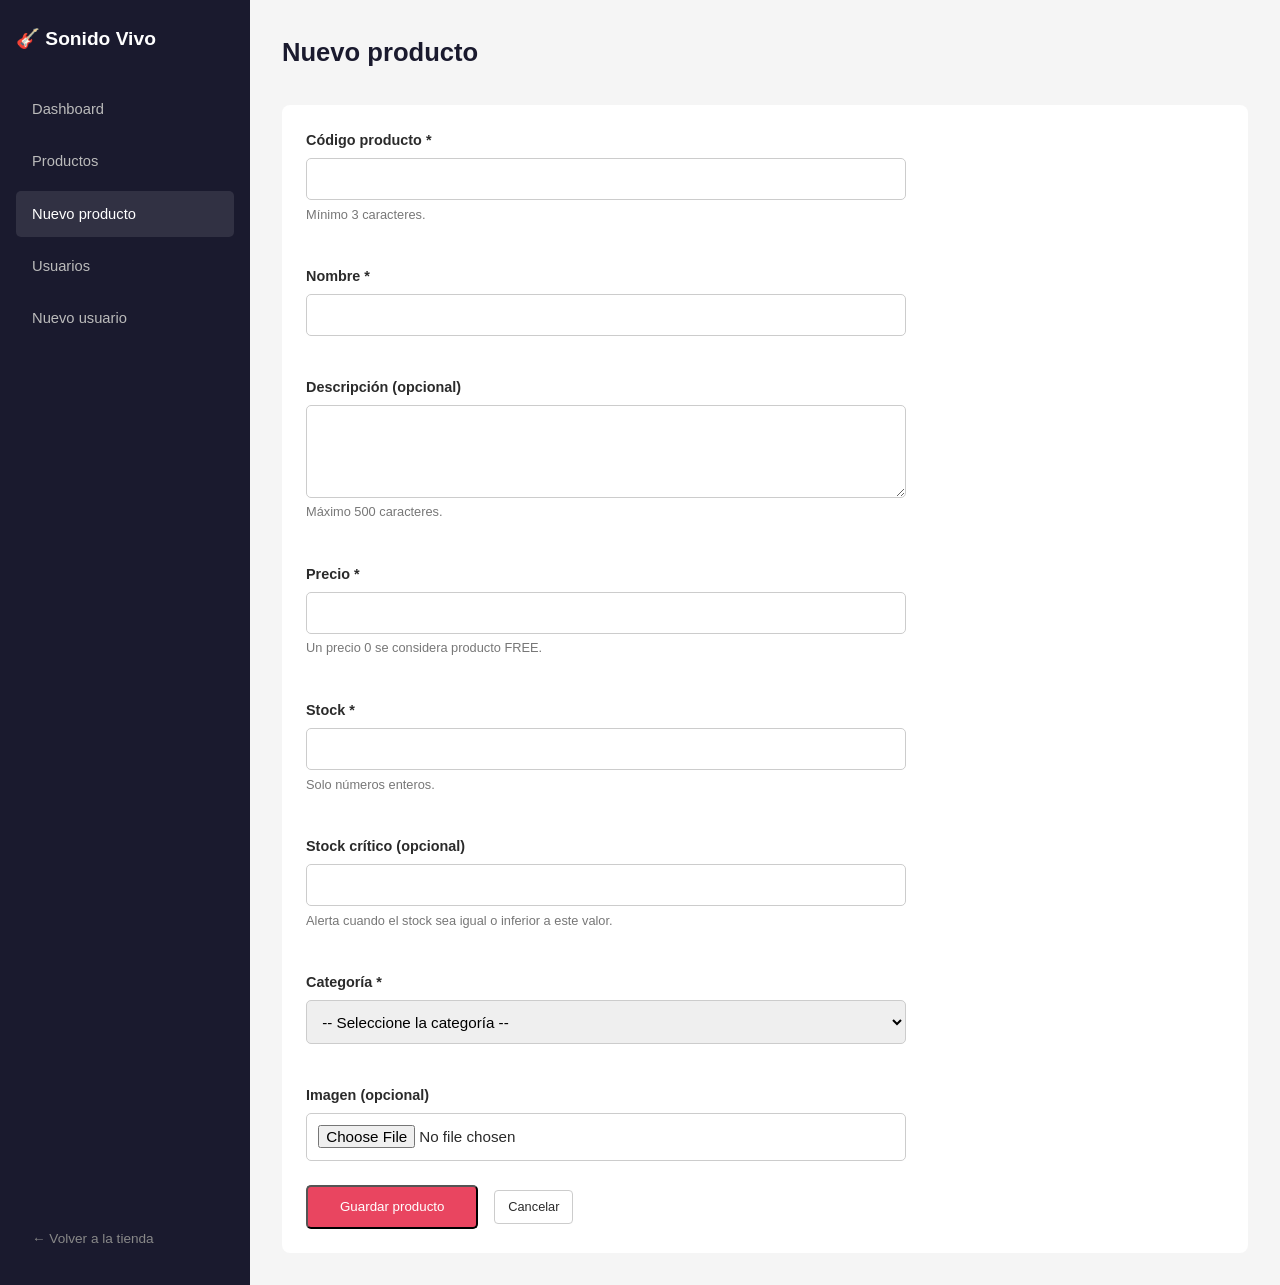
<file: admin/producto-form.html>
<!DOCTYPE html>
<html lang="es">
<head>
  <meta charset="UTF-8">
  <meta name="viewport" content="width=device-width, initial-scale=1.0">
  <title>Nuevo Producto - Administración</title>
  <link rel="stylesheet" href="../css/estilos.css">
</head>
<body>

  <div class="admin-layout">

    <aside class="admin-sidebar">
      <a href="index.html" class="admin-logo">🎸 Sonido Vivo</a>
      <nav>
        <ul class="admin-menu">
          <li><a href="index.html">Dashboard</a></li>
          <li><a href="productos.html">Productos</a></li>
          <li><a href="producto-form.html" class="activo">Nuevo producto</a></li>
          <li><a href="usuarios.html">Usuarios</a></li>
          <li><a href="usuario-form.html">Nuevo usuario</a></li>
        </ul>
      </nav>
      <a href="../index.html" class="volver-tienda">← Volver a la tienda</a>
    </aside>

    <main class="admin-contenido">
      <header class="admin-header">
        <h1>Nuevo producto</h1>
      </header>

      <section class="admin-seccion">
        <form id="form-producto" class="formulario-admin" novalidate>

          <div class="campo">
            <label for="codigo">Código producto *</label>
            <input type="text" id="codigo" name="codigo" minlength="3">
            <small class="ayuda">Mínimo 3 caracteres.</small>
            <span class="error" id="error-codigo"></span>
          </div>

          <div class="campo">
            <label for="nombre-prod">Nombre *</label>
            <input type="text" id="nombre-prod" name="nombre" maxlength="100">
            <span class="error" id="error-nombre-prod"></span>
          </div>

          <div class="campo">
            <label for="descripcion">Descripción (opcional)</label>
            <textarea id="descripcion" name="descripcion" rows="4" maxlength="500"></textarea>
            <small class="ayuda">Máximo 500 caracteres.</small>
            <span class="error" id="error-descripcion"></span>
          </div>

          <div class="campo">
            <label for="precio">Precio *</label>
            <input type="number" id="precio" name="precio" min="0" step="0.01">
            <small class="ayuda">Un precio 0 se considera producto FREE.</small>
            <span class="error" id="error-precio"></span>
          </div>

          <div class="campo">
            <label for="stock">Stock *</label>
            <input type="number" id="stock" name="stock" min="0" step="1">
            <small class="ayuda">Solo números enteros.</small>
            <span class="error" id="error-stock"></span>
          </div>

          <div class="campo">
            <label for="stock-critico">Stock crítico (opcional)</label>
            <input type="number" id="stock-critico" name="stockCritico" min="0" step="1">
            <small class="ayuda">Alerta cuando el stock sea igual o inferior a este valor.</small>
            <span class="error" id="error-stock-critico"></span>
          </div>

          <div class="campo">
            <label for="categoria">Categoría *</label>
            <select id="categoria" name="categoria">
              <option value="">-- Seleccione la categoría --</option>
              <option value="Guitarras">Guitarras</option>
              <option value="Bajos">Bajos</option>
              <option value="Baterías">Baterías</option>
              <option value="Teclados">Teclados</option>
              <option value="Amplificadores">Amplificadores</option>
              <option value="Micrófonos">Micrófonos</option>
              <option value="Pedales">Pedales</option>
              <option value="Accesorios">Accesorios</option>
            </select>
            <span class="error" id="error-categoria"></span>
          </div>

          <div class="campo">
            <label for="imagen">Imagen (opcional)</label>
            <input type="file" id="imagen" name="imagen" accept="image/*">
          </div>

          <div class="acciones-form">
            <button type="submit" class="btn">Guardar producto</button>
            <a href="productos.html" class="btn-tabla">Cancelar</a>
          </div>

        </form>
      </section>
    </main>

  </div>

  <script src="../js/productos.js"></script>
  <script src="../js/usuarios.js"></script>
  <script src="../js/carrito.js"></script>
  <script src="../js/validaciones.js"></script>
  <script src="../js/admin.js"></script>
</body>
</html>
</file>
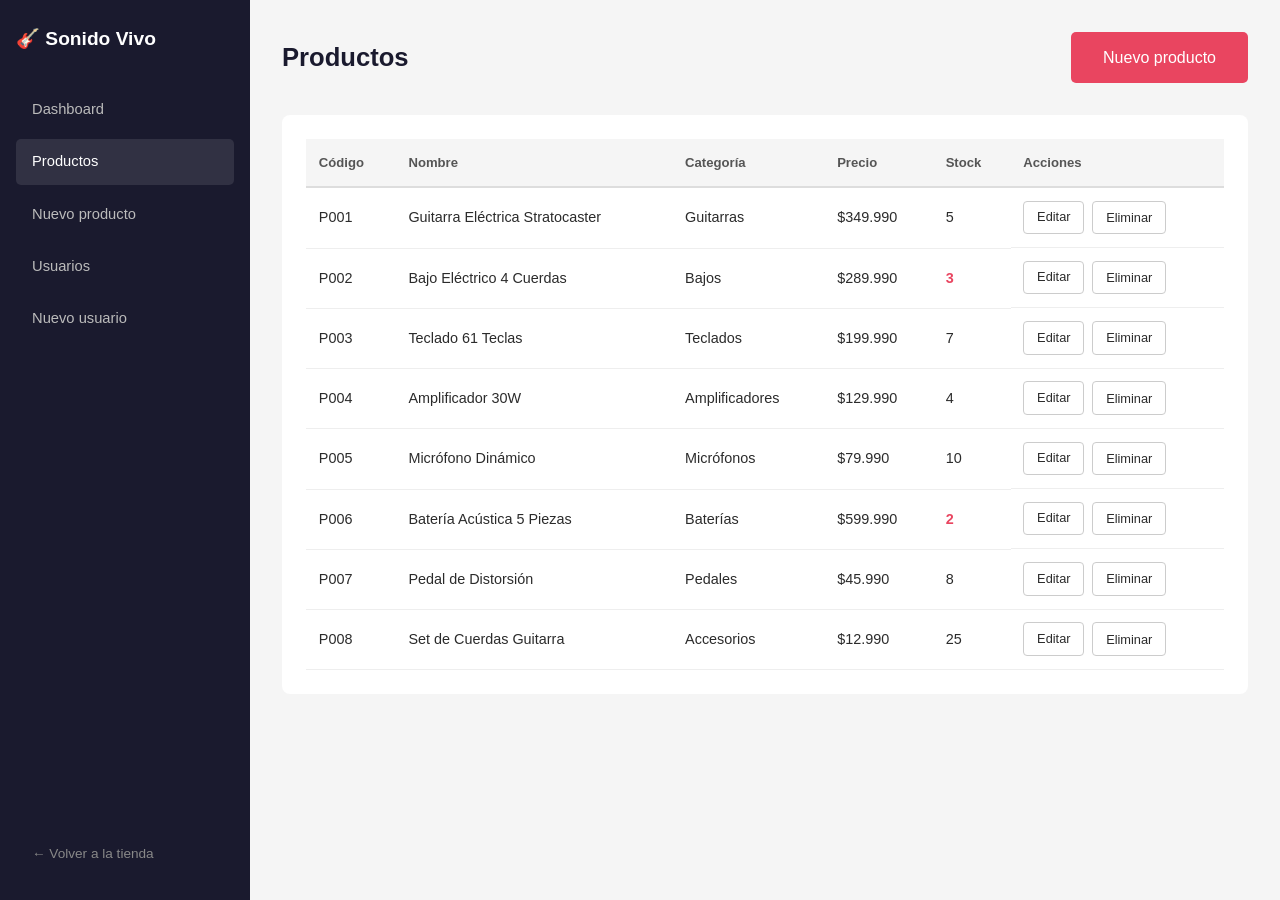
<file: admin/productos.html>
<!DOCTYPE html>
<html lang="es">
<head>
  <meta charset="UTF-8">
  <meta name="viewport" content="width=device-width, initial-scale=1.0">
  <title>Productos - Administración</title>
  <link rel="stylesheet" href="../css/estilos.css">
</head>
<body>

  <div class="admin-layout">

    <aside class="admin-sidebar">
      <a href="index.html" class="admin-logo">🎸 Sonido Vivo</a>
      <nav>
        <ul class="admin-menu">
          <li><a href="index.html">Dashboard</a></li>
          <li><a href="productos.html" class="activo">Productos</a></li>
          <li><a href="producto-form.html">Nuevo producto</a></li>
          <li><a href="usuarios.html">Usuarios</a></li>
          <li><a href="usuario-form.html">Nuevo usuario</a></li>
        </ul>
      </nav>
      <a href="../index.html" class="volver-tienda">← Volver a la tienda</a>
    </aside>

    <main class="admin-contenido">
      <header class="admin-header barra-titulo">
        <h1>Productos</h1>
        <a href="producto-form.html" class="btn">Nuevo producto</a>
      </header>

      <section class="admin-seccion">
        <table class="tabla-admin">
          <thead>
            <tr>
              <th>Código</th>
              <th>Nombre</th>
              <th>Categoría</th>
              <th>Precio</th>
              <th>Stock</th>
              <th>Acciones</th>
            </tr>
          </thead>
          <tbody id="tabla-productos"></tbody>
        </table>
      </section>
    </main>

  </div>

  <script src="../js/productos.js"></script>
  <script src="../js/usuarios.js"></script>
  <script src="../js/carrito.js"></script>
  <script src="../js/admin.js"></script>
</body>
</html>
</file>
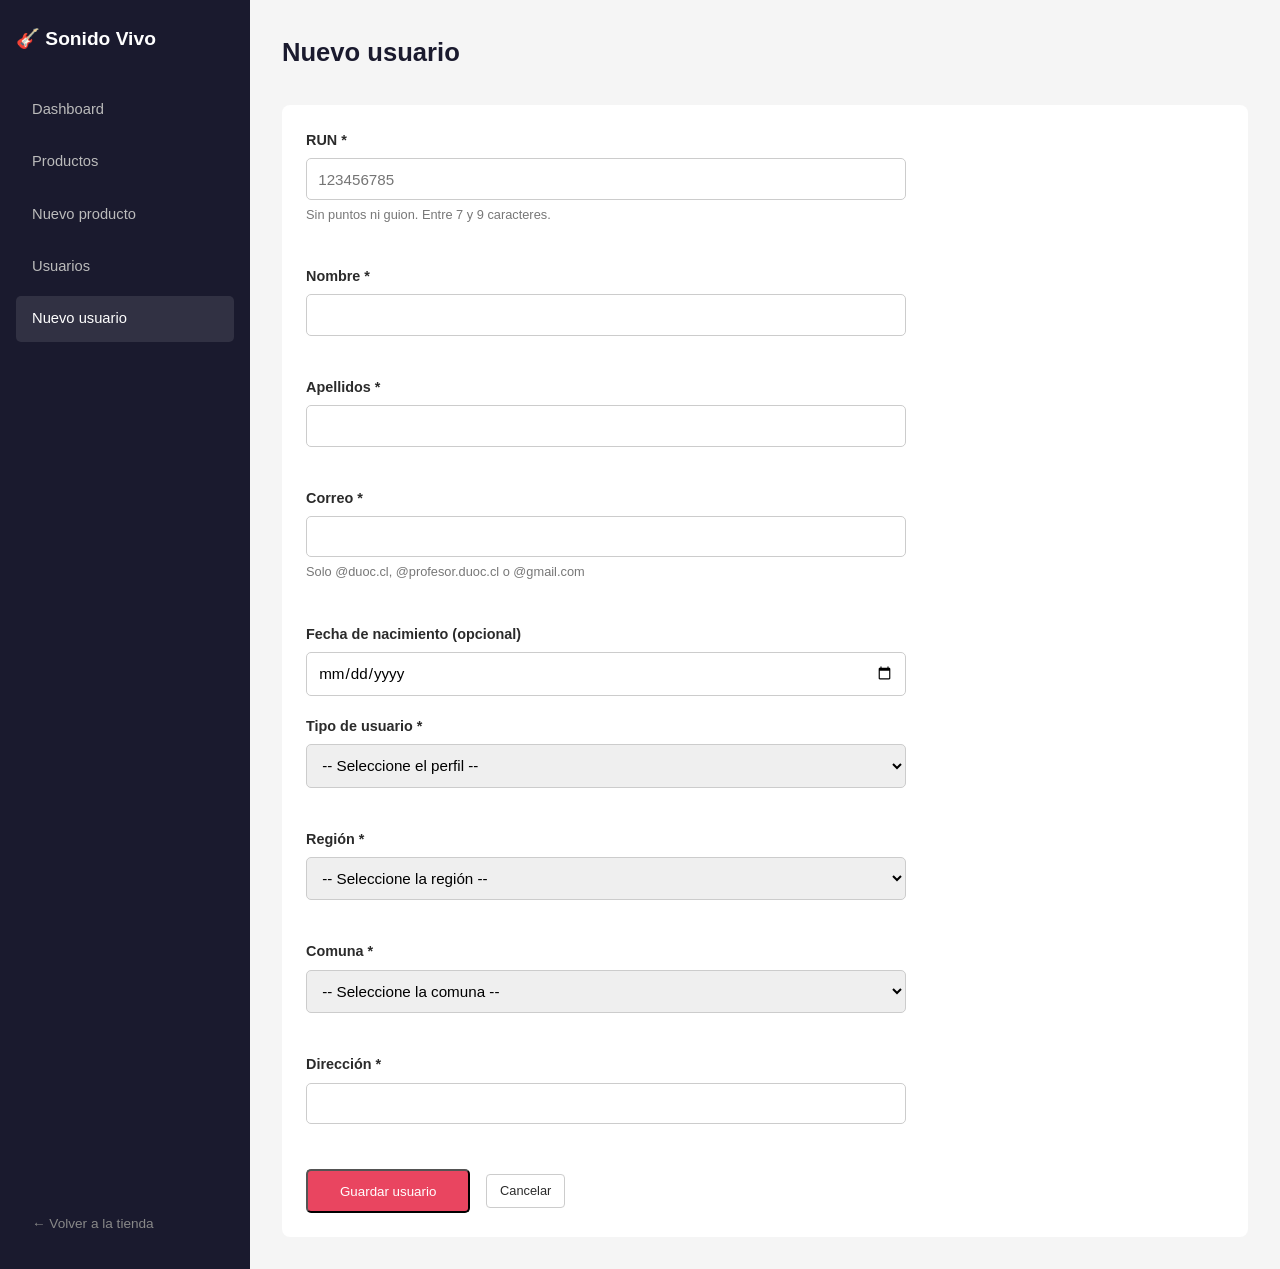
<file: admin/usuario-form.html>
<!DOCTYPE html>
<html lang="es">
<head>
  <meta charset="UTF-8">
  <meta name="viewport" content="width=device-width, initial-scale=1.0">
  <title>Nuevo Usuario - Administración</title>
  <link rel="stylesheet" href="../css/estilos.css">
</head>
<body>

  <div class="admin-layout">

    <aside class="admin-sidebar">
      <a href="index.html" class="admin-logo">🎸 Sonido Vivo</a>
      <nav>
        <ul class="admin-menu">
          <li><a href="index.html">Dashboard</a></li>
          <li><a href="productos.html">Productos</a></li>
          <li><a href="producto-form.html">Nuevo producto</a></li>
          <li><a href="usuarios.html">Usuarios</a></li>
          <li><a href="usuario-form.html" class="activo">Nuevo usuario</a></li>
        </ul>
      </nav>
      <a href="../index.html" class="volver-tienda">← Volver a la tienda</a>
    </aside>

    <main class="admin-contenido">
      <header class="admin-header">
        <h1>Nuevo usuario</h1>
      </header>

      <section class="admin-seccion">
        <form id="form-usuario" class="formulario-admin" novalidate>

          <div class="campo">
            <label for="run-adm">RUN *</label>
            <input type="text" id="run-adm" name="run" maxlength="9" placeholder="123456785">
            <small class="ayuda">Sin puntos ni guion. Entre 7 y 9 caracteres.</small>
            <span class="error" id="error-run-adm"></span>
          </div>

          <div class="campo">
            <label for="nombres-adm">Nombre *</label>
            <input type="text" id="nombres-adm" name="nombres" maxlength="50">
            <span class="error" id="error-nombres-adm"></span>
          </div>

          <div class="campo">
            <label for="apellidos-adm">Apellidos *</label>
            <input type="text" id="apellidos-adm" name="apellidos" maxlength="100">
            <span class="error" id="error-apellidos-adm"></span>
          </div>

          <div class="campo">
            <label for="correo-adm">Correo *</label>
            <input type="email" id="correo-adm" name="correo" maxlength="100">
            <small class="ayuda">Solo @duoc.cl, @profesor.duoc.cl o @gmail.com</small>
            <span class="error" id="error-correo-adm"></span>
          </div>

          <div class="campo">
            <label for="fecha-adm">Fecha de nacimiento (opcional)</label>
            <input type="date" id="fecha-adm" name="fechaNacimiento">
          </div>

          <div class="campo">
            <label for="tipo-usuario">Tipo de usuario *</label>
            <select id="tipo-usuario" name="tipoUsuario">
              <option value="">-- Seleccione el perfil --</option>
              <option value="Administrador">Administrador</option>
              <option value="Vendedor">Vendedor</option>
              <option value="Cliente">Cliente</option>
            </select>
            <span class="error" id="error-tipo-usuario"></span>
          </div>

          <div class="campo">
            <label for="region">Región *</label>
            <select id="region" name="region">
              <option value="">-- Seleccione la región --</option>
            </select>
            <span class="error" id="error-region"></span>
          </div>

          <div class="campo">
            <label for="comuna">Comuna *</label>
            <select id="comuna" name="comuna">
              <option value="">-- Seleccione la comuna --</option>
            </select>
            <span class="error" id="error-comuna"></span>
          </div>

          <div class="campo">
            <label for="direccion-adm">Dirección *</label>
            <input type="text" id="direccion-adm" name="direccion" maxlength="300">
            <span class="error" id="error-direccion-adm"></span>
          </div>

          <div class="acciones-form">
            <button type="submit" class="btn">Guardar usuario</button>
            <a href="usuarios.html" class="btn-tabla">Cancelar</a>
          </div>

        </form>
      </section>
    </main>

  </div>

  <script src="../js/productos.js"></script>
  <script src="../js/usuarios.js"></script>
  <script src="../js/carrito.js"></script>
  <script src="../js/regiones.js"></script>
  <script src="../js/validaciones.js"></script>
  <script src="../js/admin.js"></script>
</body>
</html>
</file>
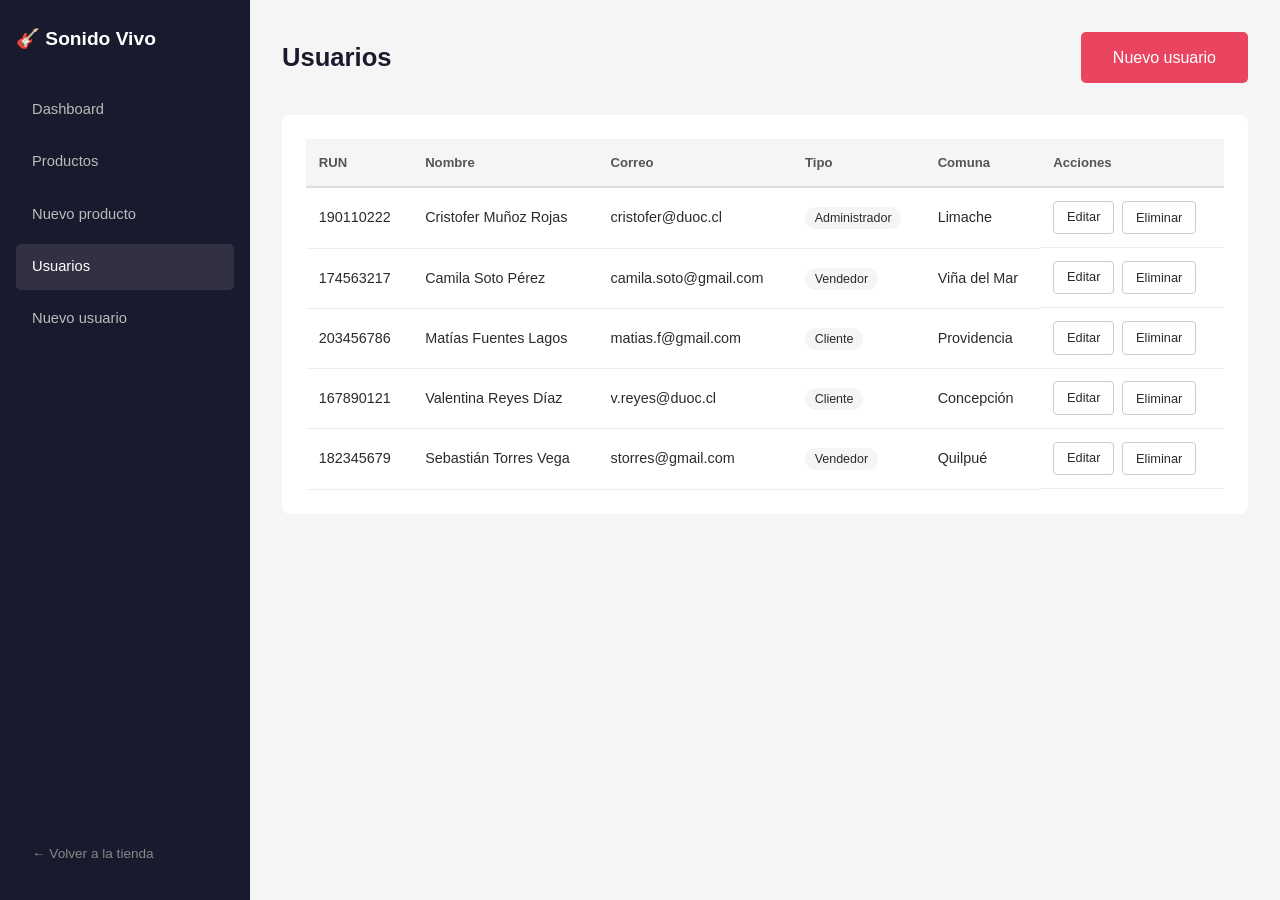
<file: admin/usuarios.html>
<!DOCTYPE html>
<html lang="es">
<head>
  <meta charset="UTF-8">
  <meta name="viewport" content="width=device-width, initial-scale=1.0">
  <title>Usuarios - Administración</title>
  <link rel="stylesheet" href="../css/estilos.css">
</head>
<body>

  <div class="admin-layout">

    <aside class="admin-sidebar">
      <a href="index.html" class="admin-logo">🎸 Sonido Vivo</a>
      <nav>
        <ul class="admin-menu">
          <li><a href="index.html">Dashboard</a></li>
          <li><a href="productos.html">Productos</a></li>
          <li><a href="producto-form.html">Nuevo producto</a></li>
          <li><a href="usuarios.html" class="activo">Usuarios</a></li>
          <li><a href="usuario-form.html">Nuevo usuario</a></li>
        </ul>
      </nav>
      <a href="../index.html" class="volver-tienda">← Volver a la tienda</a>
    </aside>

    <main class="admin-contenido">
      <header class="admin-header barra-titulo">
        <h1>Usuarios</h1>
        <a href="usuario-form.html" class="btn">Nuevo usuario</a>
      </header>

      <section class="admin-seccion">
        <table class="tabla-admin">
          <thead>
            <tr>
              <th>RUN</th>
              <th>Nombre</th>
              <th>Correo</th>
              <th>Tipo</th>
              <th>Comuna</th>
              <th>Acciones</th>
            </tr>
          </thead>
          <tbody id="tabla-usuarios"></tbody>
        </table>
      </section>
    </main>

  </div>

  <script src="../js/productos.js"></script>
  <script src="../js/usuarios.js"></script>
  <script src="../js/carrito.js"></script>
  <script src="../js/admin.js"></script>
</body>
</html>
</file>
<file: css/estilos.css>
/* === Variables de color === */
:root {
  --color-primario: #1a1a2e;
  --color-acento: #e94560;
  --color-fondo: #f5f5f5;
  --color-texto: #2b2b2b;
}

/* === Reset básico === */
* {
  margin: 0;
  padding: 0;
  box-sizing: border-box;
}

body {
  font-family: 'Segoe UI', Arial, sans-serif;
  background-color: var(--color-fondo);
  color: var(--color-texto);
  line-height: 1.6;
}

/* === Navbar === */
.navbar {
  display: flex;
  justify-content: space-between;
  align-items: center;
  background-color: var(--color-primario);
  padding: 1rem 2rem;
  flex-wrap: wrap;
}

.logo {
  color: #fff;
  font-size: 1.4rem;
  font-weight: bold;
  text-decoration: none;
}

.menu {
  display: flex;
  list-style: none;
  gap: 1.5rem;
}

.menu a {
  color: #fff;
  text-decoration: none;
  transition: color 0.3s;
}

.menu a:hover {
  color: var(--color-acento);
}

.carrito {
  color: #fff;
  text-decoration: none;
}

/* === Hero === */
.hero {
  background-color: #fff;
  margin: 2rem auto;
  padding: 3rem 2rem;
  max-width: 1200px;
  border-radius: 8px;
  text-align: center;
}

.hero h1 {
  font-size: 2.5rem;
  margin-bottom: 1rem;
  color: var(--color-primario);
}

.hero p {
  max-width: 600px;
  margin: 0 auto 2rem;
}

.btn {
  display: inline-block;
  background-color: var(--color-acento);
  color: #fff;
  padding: 0.8rem 2rem;
  border-radius: 5px;
  text-decoration: none;
  transition: opacity 0.3s;
}

.btn:hover {
  opacity: 0.85;
}

/* === Footer === */
footer {
  background-color: var(--color-primario);
  color: #fff;
  text-align: center;
  padding: 2rem;
  margin-top: 3rem;
}

/* === Responsive === */
@media (max-width: 768px) {
  .navbar {
    flex-direction: column;
    gap: 1rem;
  }
  .menu {
    flex-direction: column;
    text-align: center;
    gap: 0.5rem;
  }
  .hero h1 {
    font-size: 1.8rem;
  }
}
/* === Grilla de productos === */
.productos-destacados {
  max-width: 1200px;
  margin: 0 auto;
  padding: 0 2rem;
}

.productos-destacados h2 {
  color: var(--color-primario);
  margin-bottom: 1.5rem;
  text-align: center;
}

.grilla-productos {
  display: grid;
  grid-template-columns: repeat(auto-fill, minmax(220px, 1fr));
  gap: 1.5rem;
}

.card-producto {
  background-color: #fff;
  border-radius: 8px;
  padding: 1rem;
  text-align: center;
  transition: transform 0.3s, box-shadow 0.3s;
  display: flex;
  flex-direction: column;
}

.card-producto .btn-añadir {
  margin-top: auto;
}

.card-producto:hover {
  transform: translateY(-5px);
  box-shadow: 0 5px 15px rgba(0, 0, 0, 0.15);
}

.card-producto img {
  width: 100%;
  height: 260px;
  object-fit: contain;
  padding: 0.5rem;
  border-radius: 5px;
  background-color: #fff;
}

.card-producto h3 {
  font-size: 1rem;
  margin: 0.8rem 0 0.4rem;
}

.precio {
  color: var(--color-acento);
  font-weight: bold;
  font-size: 1.2rem;
}
.categoria {
  font-size: 0.85rem;
  color: #777;
}

.btn-añadir {
  width: 100%;
  margin-top: 0.8rem;
  padding: 0.6rem;
  background-color: var(--color-primario);
  color: #fff;
  border: none;
  border-radius: 5px;
  cursor: pointer;
  font-size: 0.9rem;
  transition: background-color 0.3s;
}

.btn-añadir:hover {
  background-color: var(--color-acento);
}
/* === Notificaciones === */
.notificacion {
  position: fixed;
  bottom: 20px;
  right: 20px;
  padding: 1rem 1.5rem;
  border-radius: 6px;
  color: #fff;
  font-weight: 500;
  box-shadow: 0 4px 12px rgba(0, 0, 0, 0.2);
  z-index: 1000;
  animation: aparecer 0.3s ease;
}

.notificacion.exito {
  background-color: #2e7d32;
}

.notificacion.error {
  background-color: var(--color-acento);
}

@keyframes aparecer {
  from { opacity: 0; transform: translateY(20px); }
  to   { opacity: 1; transform: translateY(0); }
}
/* === Vista carrito === */
.vista-carrito {
  max-width: 1200px;
  margin: 2rem auto;
  padding: 0 2rem;
}

.vista-carrito h2 {
  color: var(--color-primario);
  margin-bottom: 1.5rem;
}

.carrito-layout {
  display: grid;
  grid-template-columns: 2fr 1fr;
  gap: 2rem;
  align-items: start;
}

.item-carrito {
  display: grid;
  grid-template-columns: 80px 1fr auto auto auto;
  align-items: center;
  gap: 1rem;
  background-color: #fff;
  padding: 1rem;
  border-radius: 8px;
  margin-bottom: 1rem;
}

.item-carrito img {
  width: 80px;
  height: 80px;
  object-fit: contain;
}

.item-info h4 {
  font-size: 1rem;
  margin-bottom: 0.3rem;
}

.item-controles {
  display: flex;
  align-items: center;
  gap: 0.6rem;
}

.btn-cantidad {
  width: 30px;
  height: 30px;
  border: 1px solid #ccc;
  background-color: #fff;
  border-radius: 50%;
  cursor: pointer;
  font-size: 1.1rem;
}

.btn-cantidad:hover {
  background-color: var(--color-fondo);
}

.subtotal {
  font-weight: bold;
  min-width: 90px;
  text-align: right;
}

.btn-eliminar {
  background: none;
  border: none;
  cursor: pointer;
  font-size: 1.1rem;
}

.resumen {
  background-color: #fff;
  padding: 1.5rem;
  border-radius: 8px;
}

.total-linea {
  font-size: 1.3rem;
  font-weight: bold;
  margin: 1rem 0;
  display: flex;
  justify-content: space-between;
}

.btn-pagar {
  width: 100%;
  padding: 0.9rem;
  background-color: #2e7d32;
  color: #fff;
  border: none;
  border-radius: 5px;
  font-size: 1rem;
  cursor: pointer;
  margin-bottom: 0.6rem;
}

.btn-vaciar {
  width: 100%;
  padding: 0.7rem;
  background-color: transparent;
  color: #777;
  border: 1px solid #ccc;
  border-radius: 5px;
  cursor: pointer;
}

.carrito-vacio {
  background-color: #fff;
  padding: 2rem;
  border-radius: 8px;
  text-align: center;
}

@media (max-width: 768px) {
  .carrito-layout {
    grid-template-columns: 1fr;
  }
  .item-carrito {
    grid-template-columns: 60px 1fr;
    row-gap: 0.5rem;
  }
}
a.btn-añadir {
  display: block;
  text-decoration: none;
  text-align: center;
}
/* === Formularios === */
.form-seccion {
  max-width: 600px;
  margin: 2rem auto;
  padding: 0 2rem;
}

.form-seccion h2 {
  color: var(--color-primario);
  margin-bottom: 1.5rem;
  text-align: center;
}

.formulario {
  background-color: #fff;
  padding: 2rem;
  border-radius: 8px;
}

.campo {
  margin-bottom: 1.2rem;
  display: flex;
  flex-direction: column;
}

.campo label {
  font-weight: 600;
  margin-bottom: 0.4rem;
  font-size: 0.9rem;
}

.campo input,
.campo textarea,
.campo select {
  padding: 0.7rem;
  border: 1px solid #ccc;
  border-radius: 5px;
  font-family: inherit;
  font-size: 0.95rem;
}

.campo input:focus,
.campo textarea:focus,
.campo select:focus {
  outline: none;
  border-color: var(--color-primario);
}

.input-error {
  border-color: var(--color-acento) !important;
  background-color: #fff5f6;
}

.error {
  color: var(--color-acento);
  font-size: 0.82rem;
  margin-top: 0.3rem;
  min-height: 1rem;
}

.ayuda {
  color: #777;
  font-size: 0.8rem;
  margin-top: 0.3rem;
}
.acceso {
  text-align: right;
  padding: 0.6rem 2rem;
  background-color: #fff;
}

.acceso a {
  margin-left: 1rem;
  color: var(--color-primario);
  font-size: 0.9rem;
}
.login-marca {
  text-align: center;
  margin-bottom: 1.5rem;
}

.logo-login {
  width: 90px;
  height: 90px;
  object-fit: contain;
}

.formulario h3 {
  margin-bottom: 1.2rem;
  color: var(--color-primario);
  border-bottom: 1px solid #eee;
  padding-bottom: 0.6rem;
}

.texto-link {
  text-align: center;
  margin-top: 1rem;
  font-size: 0.9rem;
} 
/* === Páginas de contenido === */
.contenido {
  max-width: 900px;
  margin: 2rem auto;
  padding: 2rem;
  background-color: #fff;
  border-radius: 8px;
}

.contenido h2 {
  color: var(--color-primario);
  margin-bottom: 1.5rem;
}

.contenido article {
  margin-bottom: 2rem;
}

.contenido h3 {
  color: var(--color-acento);
  margin-bottom: 0.6rem;
}

.contenido ul {
  margin: 0.8rem 0 0 1.5rem;
}

.contenido li {
  margin-bottom: 0.3rem;
}
/* === Blogs === */
.seccion-blogs {
  max-width: 1000px;
  margin: 2rem auto;
  padding: 0 2rem;
}

.seccion-blogs h2 {
  color: var(--color-primario);
  text-align: center;
  margin-bottom: 2rem;
}

.tarjeta-blog {
  display: grid;
  grid-template-columns: 1fr 1fr;
  gap: 2rem;
  align-items: center;
  background-color: #fff;
  padding: 2rem;
  border-radius: 8px;
  margin-bottom: 2rem;
}

.tarjeta-blog img {
  width: 100%;
  height: 220px;
  object-fit: contain;
}

.blog-texto h3 {
  color: var(--color-primario);
  margin-bottom: 0.8rem;
}

.blog-texto p {
  margin-bottom: 1.2rem;
}

.imagen-blog {
  width: 100%;
  max-height: 300px;
  object-fit: contain;
  margin: 1rem 0 1.5rem;
}

@media (max-width: 768px) {
  .tarjeta-blog {
    grid-template-columns: 1fr;
  }
}
/* === PANEL ADMINISTRADOR === */
.admin-layout {
  display: grid;
  grid-template-columns: 250px 1fr;
  min-height: 100vh;
}

.admin-sidebar {
  background-color: var(--color-primario);
  padding: 1.5rem 1rem;
  display: flex;
  flex-direction: column;
}

.admin-logo {
  color: #fff;
  font-size: 1.2rem;
  font-weight: bold;
  text-decoration: none;
  display: block;
  margin-bottom: 2rem;
}

.admin-menu {
  list-style: none;
}

.admin-menu li {
  margin-bottom: 0.4rem;
}

.admin-menu a {
  display: block;
  color: #bbb;
  text-decoration: none;
  padding: 0.7rem 1rem;
  border-radius: 5px;
  font-size: 0.92rem;
  transition: background-color 0.2s, color 0.2s;
}

.admin-menu a:hover,
.admin-menu a.activo {
  background-color: rgba(255, 255, 255, 0.1);
  color: #fff;
}

.volver-tienda {
  margin-top: auto;
  color: #888;
  text-decoration: none;
  font-size: 0.85rem;
  padding: 0.7rem 1rem;
}

.volver-tienda:hover {
  color: #fff;
}

.admin-contenido {
  padding: 2rem;
  background-color: var(--color-fondo);
}

.admin-header {
  margin-bottom: 2rem;
}

.admin-header h1 {
  color: var(--color-primario);
  font-size: 1.6rem;
}

.admin-tarjetas {
  display: grid;
  grid-template-columns: repeat(auto-fit, minmax(200px, 1fr));
  gap: 1.5rem;
  margin-bottom: 2rem;
}

.tarjeta-dato {
  background-color: #fff;
  padding: 1.5rem;
  border-radius: 8px;
  border-left: 4px solid var(--color-acento);
}

.tarjeta-dato h3 {
  font-size: 0.9rem;
  color: #777;
  font-weight: 600;
}

.dato-numero {
  font-size: 2rem;
  font-weight: bold;
  color: var(--color-primario);
  margin: 0.3rem 0;
}

.tarjeta-dato p:last-child {
  font-size: 0.82rem;
  color: #999;
}

.admin-seccion {
  background-color: #fff;
  padding: 1.5rem;
  border-radius: 8px;
}

.admin-seccion h2 {
  color: var(--color-primario);
  font-size: 1.2rem;
  margin-bottom: 1rem;
}

.admin-seccion ul {
  margin-left: 1.5rem;
}

@media (max-width: 768px) {
  .admin-layout {
    grid-template-columns: 1fr;
  }
}
/* === Tablas admin === */
.barra-titulo {
  display: flex;
  justify-content: space-between;
  align-items: center;
}

.tabla-admin {
  width: 100%;
  border-collapse: collapse;
  font-size: 0.9rem;
}

.tabla-admin thead {
  background-color: var(--color-fondo);
}

.tabla-admin th {
  text-align: left;
  padding: 0.8rem;
  font-size: 0.82rem;
  color: #555;
  border-bottom: 2px solid #ddd;
}

.tabla-admin td {
  padding: 0.8rem;
  border-bottom: 1px solid #eee;
}

.tabla-admin tbody tr:hover {
  background-color: #fafafa;
}

.stock-critico {
  color: var(--color-acento);
  font-weight: bold;
}

.etiqueta-rol {
  background-color: var(--color-fondo);
  padding: 0.25rem 0.6rem;
  border-radius: 12px;
  font-size: 0.78rem;
}

.acciones {
  display: flex;
  gap: 0.5rem;
}

.btn-tabla {
  padding: 0.35rem 0.8rem;
  font-size: 0.8rem;
  border: 1px solid #ccc;
  border-radius: 4px;
  background-color: #fff;
  text-decoration: none;
  color: var(--color-texto);
  cursor: pointer;
}

.btn-tabla:hover {
  background-color: var(--color-fondo);
}

.btn-borrar:hover {
  background-color: var(--color-acento);
  color: #fff;
  border-color: var(--color-acento);
}
.formulario-admin {
  max-width: 600px;
}

.acciones-form {
  display: flex;
  gap: 1rem;
  align-items: center;
  margin-top: 1.5rem;
}
</file>
